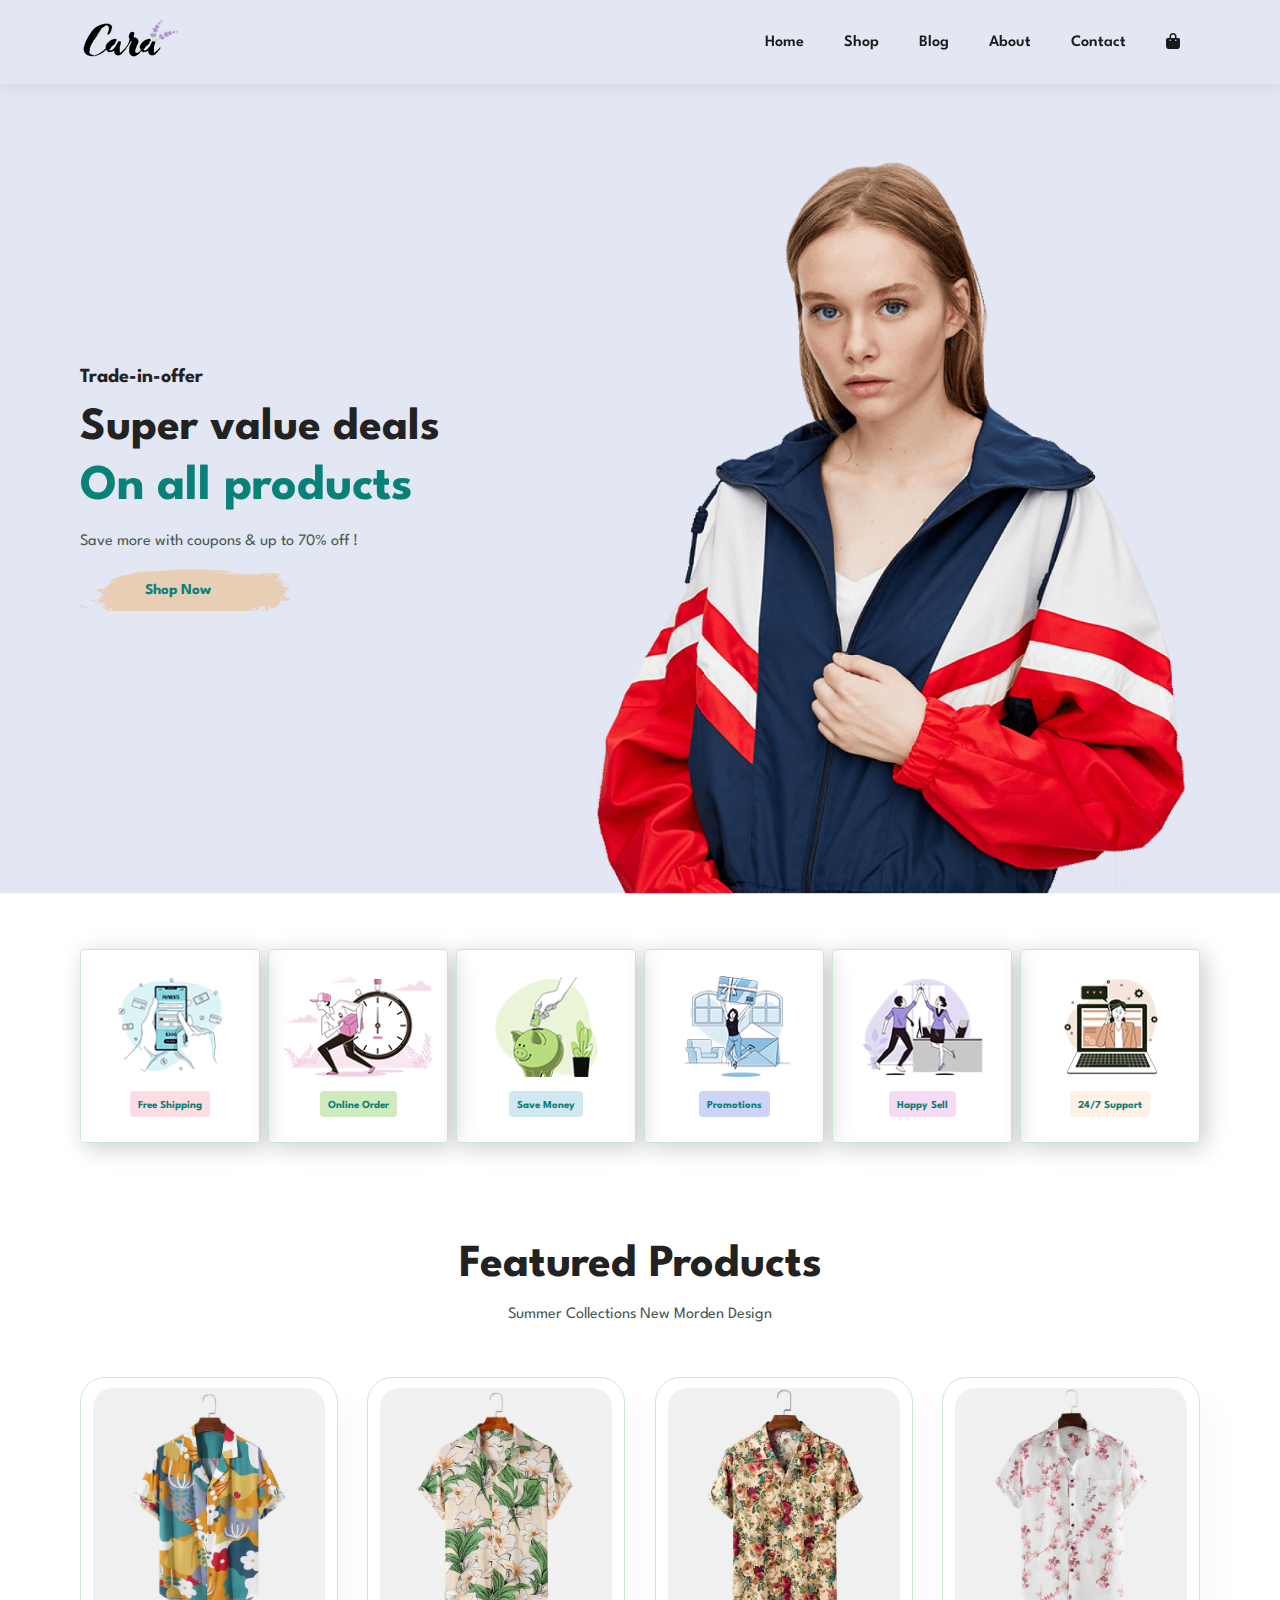
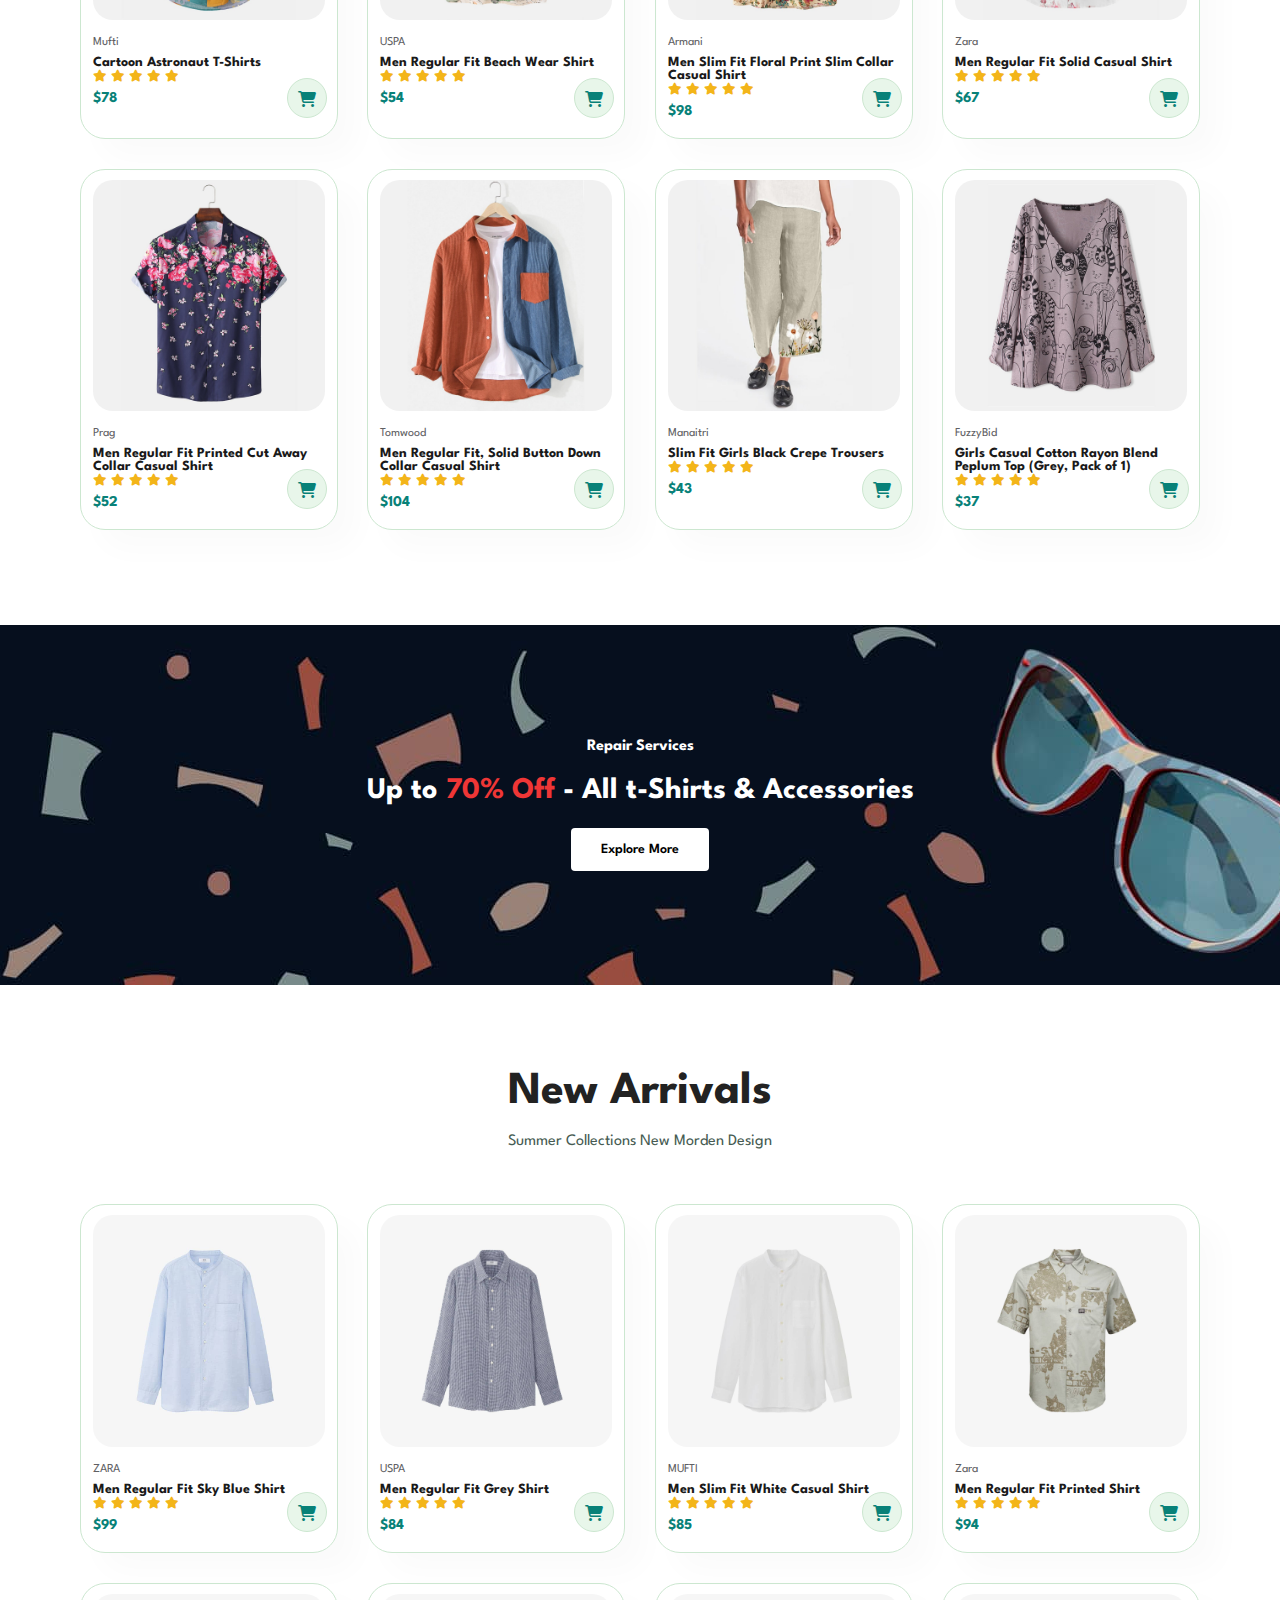
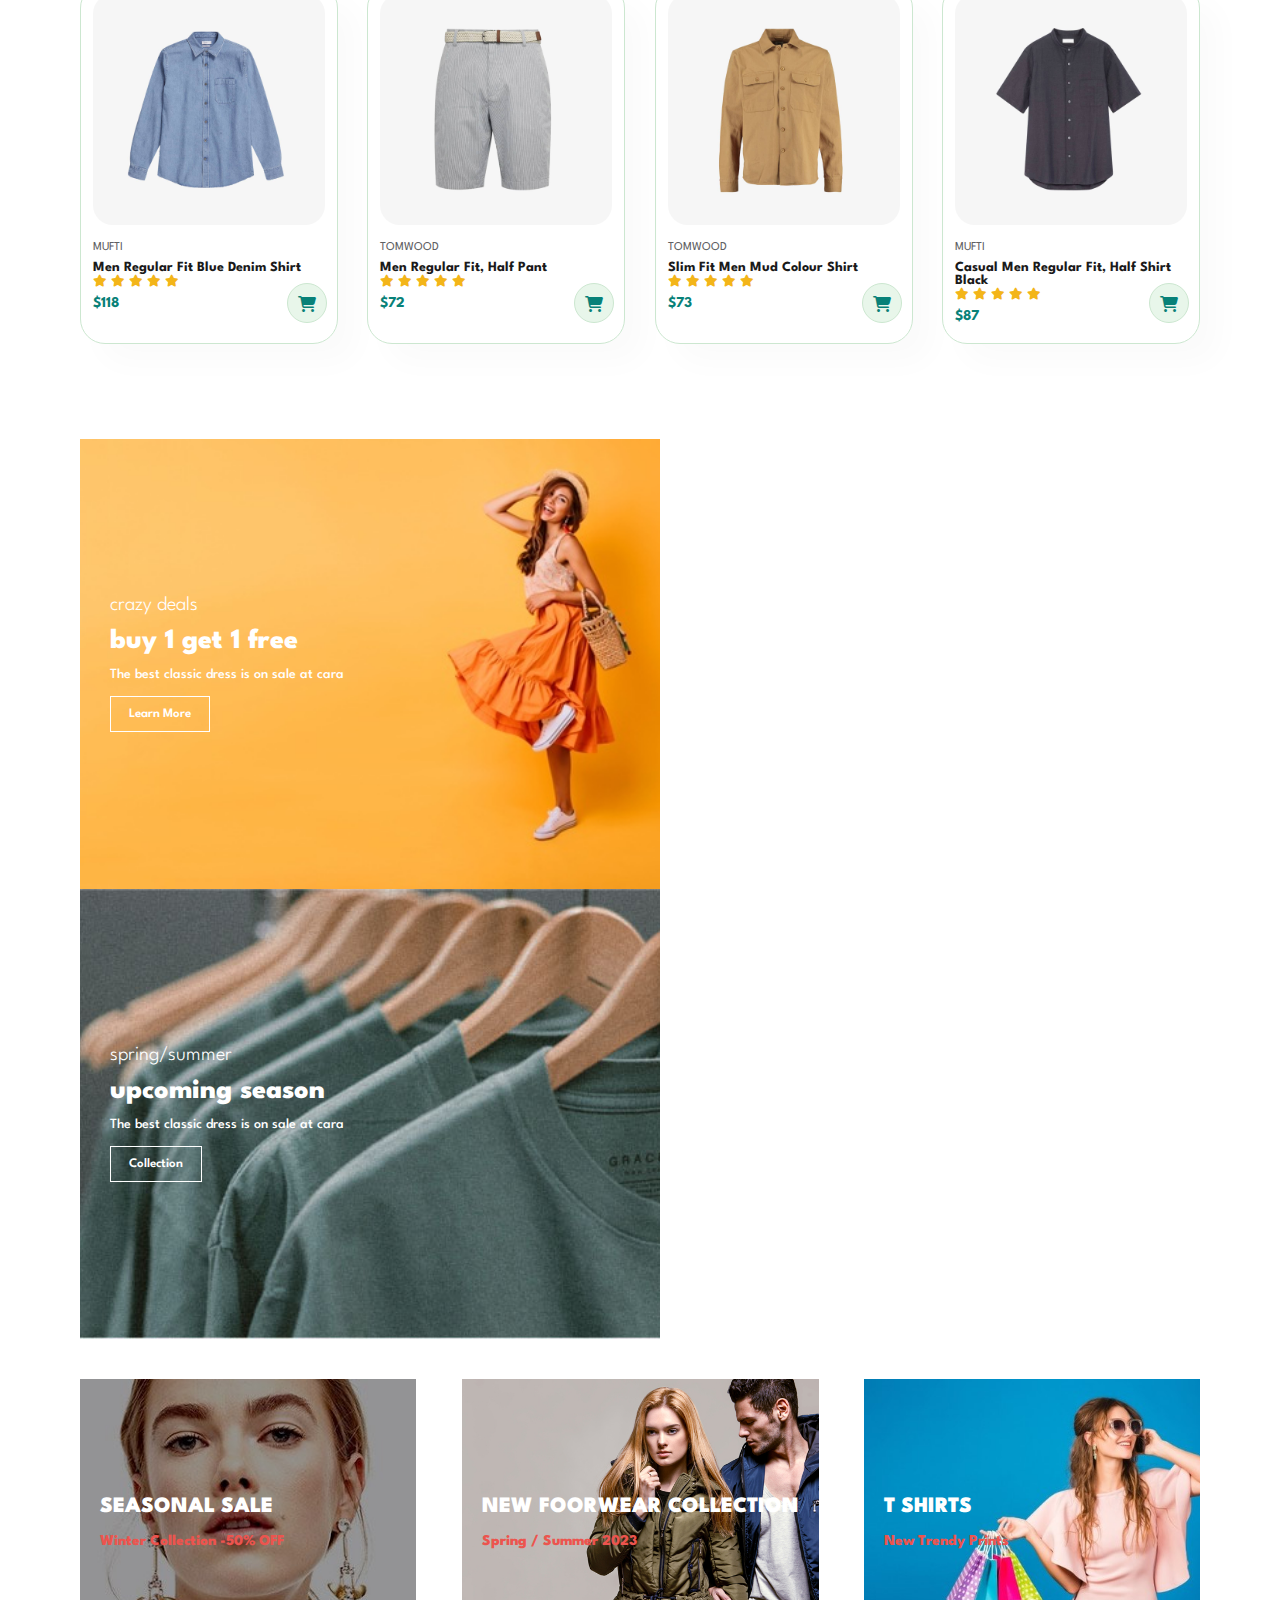
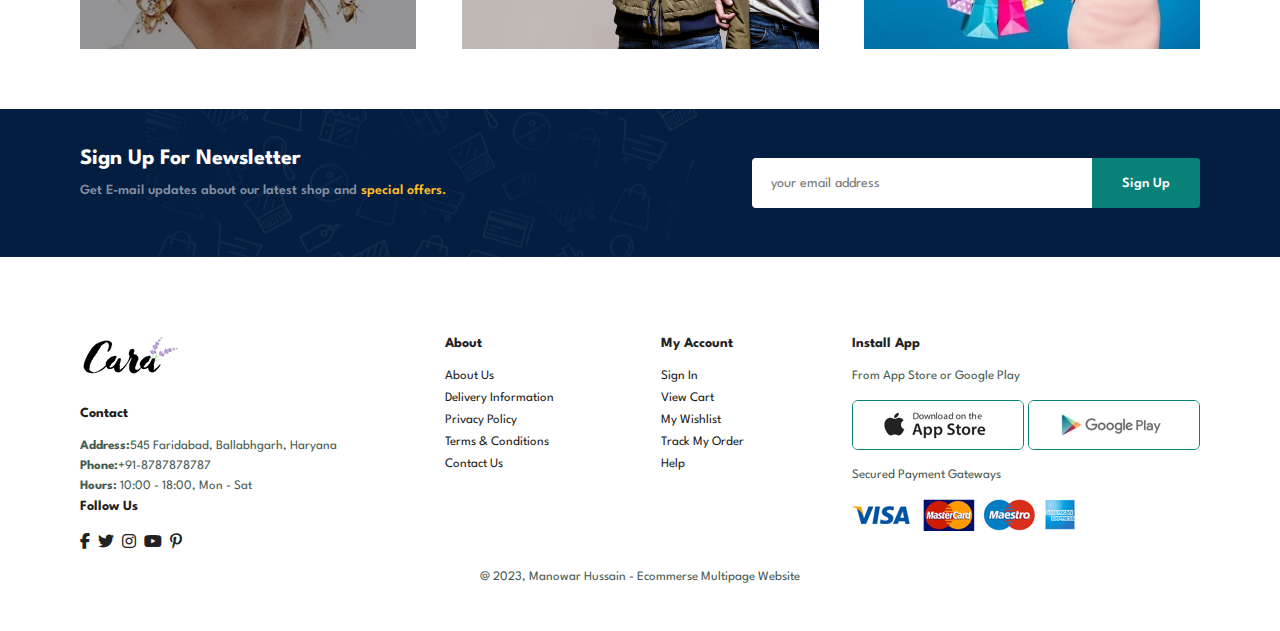
<file: index.html>
<!DOCTYPE html>
<html lang="en">

<head>
    <meta charset="UTF-8">
    <meta http-equiv="X-UA-Compatible" content="IE=edge">
    <meta name="viewport" content="width=device-width, initial-scale=1.0">
    <title>Ecommerse Website</title>

    <!-- Font Awsome CDN -->
    <link rel="stylesheet" href="https://cdnjs.cloudflare.com/ajax/libs/font-awesome/6.1.2/css/all.min.css">

    <!-- CSSS STYLESHEET -->
    <link rel="stylesheet" href="styles.css">
</head>

<body>
    <!-- HEADER -->
    <section id="header">
        <a href="#"><img src="images/logo.png" class="logo" alt="logo"></a>

        <div>
            <ul id="navbar">
                <li><a class="active" href="index.html">Home</a></li>
                <li><a href="shop.html">Shop</a></li>
                <li><a href="blog.html">Blog</a></li>
                <li><a href="about.html">About</a></li>
                <li><a href="contact.html">Contact</a></li>
                <li id="lg-bag"><a href="cart.html"><i class="fa-solid fa-bag-shopping"></i></a></li>
                <a href="#" id="close"><i class="fa-solid fa-xmark"></i></a>
            </ul>
        </div>
        <div id="mobile">
            <a href="cart.html"><i class="fa-solid fa-bag-shopping"></i></a>
            <i id="bar" class="fas fa-outdent"></i>
        </div>
    </section>

    <!-- HERO -->
    <section id="hero">
        <h4>Trade-in-offer</h4>
        <h2>Super value deals</h2>
        <h1>On all products</h1>
        <p>Save more with coupons & up to 70% off ! </p>
        <button>Shop Now</button>
    </section>

    <!-- Features -->
    <section id="feature" class="section-p1">
        <div class="fe-box">
            <img src="images/features/f1.png" alt="features-img">
            <h6>Free Shipping</h6>
        </div>
        <div class="fe-box">
            <img src="images/features/f2.png" alt="features-img">
            <h6> Online Order</h6>
        </div>
        <div class="fe-box">
            <img src="images/features/f3.png" alt="features-img">
            <h6>Save Money</h6>
        </div>
        <div class="fe-box">
            <img src="images/features/f4.png" alt="features-img">
            <h6>Promotions</h6>
        </div>
        <div class="fe-box">
            <img src="images/features/f5.png" alt="features-img">
            <h6>Happy Sell</h6>
        </div>
        <div class="fe-box">
            <img src="images/features/f6.png" alt="features-img">
            <h6>24/7 Support</h6>
        </div>
    </section>

    <!-- Product-->
    <section id="product1" class="section-p1">
        <h2>Featured Products</h2>
        <p>Summer Collections New Morden Design</p>
        <div class="pro-container">
            <div class="pro">
                <img src="images/products/f1.jpg" alt="product-img">
                <div class="des">
                    <span>Mufti</span>
                    <h5>Cartoon Astronaut T-Shirts</h5>
                    <div class="star">
                        <i class="fas fa-star"></i>
                        <i class="fas fa-star"></i>
                        <i class="fas fa-star"></i>
                        <i class="fas fa-star"></i>
                        <i class="fas fa-star"></i>
                    </div>
                    <h4>$78</h4>
                </div>
                <a href="#"><i class="fa-solid fa-cart-shopping cart"></i></a>
            </div>
            <div class="pro">
                <img src="images/products/f2.jpg" alt="product-img">
                <div class="des">
                    <span>USPA</span>
                    <h5>Men Regular Fit Beach Wear Shirt</h5>
                    <div class="star">
                        <i class="fas fa-star"></i>
                        <i class="fas fa-star"></i>
                        <i class="fas fa-star"></i>
                        <i class="fas fa-star"></i>
                        <i class="fas fa-star"></i>
                    </div>
                    <h4>$54</h4>
                </div>
                <a href="#"><i class="fa-solid fa-cart-shopping cart"></i></a>
            </div>
            <div class="pro">
                <img src="images/products/f3.jpg" alt="product-img">
                <div class="des">
                    <span>Armani</span>
                    <h5>Men Slim Fit Floral Print Slim Collar Casual Shirt</h5>
                    <div class="star">
                        <i class="fas fa-star"></i>
                        <i class="fas fa-star"></i>
                        <i class="fas fa-star"></i>
                        <i class="fas fa-star"></i>
                        <i class="fas fa-star"></i>
                    </div>
                    <h4>$98</h4>
                </div>
                <a href="#"><i class="fa-solid fa-cart-shopping cart"></i></a>
            </div>
            <div class="pro">
                <img src="images/products/f4.jpg" alt="product-img">
                <div class="des">
                    <span>Zara</span>
                    <h5>Men Regular Fit Solid Casual Shirt</h5>
                    <div class="star">
                        <i class="fas fa-star"></i>
                        <i class="fas fa-star"></i>
                        <i class="fas fa-star"></i>
                        <i class="fas fa-star"></i>
                        <i class="fas fa-star"></i>
                    </div>
                    <h4>$67</h4>
                </div>
                <a href="#"><i class="fa-solid fa-cart-shopping cart"></i></a>
            </div>
            <div class="pro">
                <img src="images/products/f5.jpg" alt="product-img">
                <div class="des">
                    <span>Prag</span>
                    <h5>Men Regular Fit Printed Cut Away Collar Casual Shirt</h5>
                    <div class="star">
                        <i class="fas fa-star"></i>
                        <i class="fas fa-star"></i>
                        <i class="fas fa-star"></i>
                        <i class="fas fa-star"></i>
                        <i class="fas fa-star"></i>
                    </div>
                    <h4>$52</h4>
                </div>
                <a href="#"><i class="fa-solid fa-cart-shopping cart"></i></a>
            </div>
            <div class="pro">
                <img src="images/products/f6.jpg" alt="product-img">
                <div class="des">
                    <span>Tomwood</span>
                    <h5>Men Regular Fit, Solid Button Down Collar Casual Shirt</h5>
                    <div class="star">
                        <i class="fas fa-star"></i>
                        <i class="fas fa-star"></i>
                        <i class="fas fa-star"></i>
                        <i class="fas fa-star"></i>
                        <i class="fas fa-star"></i>
                    </div>
                    <h4>$104</h4>
                </div>
                <a href="#"><i class="fa-solid fa-cart-shopping cart"></i></a>
            </div>
            <div class="pro">
                <img src="images/products/f7.jpg" alt="product-img">
                <div class="des">
                    <span>Manaitri</span>
                    <h5>Slim Fit Girls Black Crepe Trousers</h5>
                    <div class="star">
                        <i class="fas fa-star"></i>
                        <i class="fas fa-star"></i>
                        <i class="fas fa-star"></i>
                        <i class="fas fa-star"></i>
                        <i class="fas fa-star"></i>
                    </div>
                    <h4>$43</h4>
                </div>
                <a href="#"><i class="fa-solid fa-cart-shopping cart"></i></a>
            </div>
            <div class="pro">
                <img src="images/products/f8.jpg" alt="product-img">
                <div class="des">
                    <span>FuzzyBid </span>
                    <h5>Girls Casual Cotton Rayon Blend Peplum Top (Grey, Pack of 1)</h5>
                    <div class="star">
                        <i class="fas fa-star"></i>
                        <i class="fas fa-star"></i>
                        <i class="fas fa-star"></i>
                        <i class="fas fa-star"></i>
                        <i class="fas fa-star"></i>
                    </div>
                    <h4>$37</h4>
                </div>
                <a href="#"><i class="fa-solid fa-cart-shopping cart"></i></a>
            </div>
        </div>
    </section>

    <!-- Banner -->
    <section id="banner" class="section-m1">
        <h4>Repair Services</h4>
        <h2>Up to <span>70% Off</span> - All t-Shirts & Accessories</h2>
        <button class="normal">Explore More</button>
    </section>

    <!-- New Arrivals -->
    <section id="product1" class="section-p1">
        <h2> New Arrivals</h2>
        <p>Summer Collections New Morden Design</p>
        <div class="pro-container">
            <div class="pro">
                <img src="images/products/n1.jpg" alt="product-img">
                <div class="des">
                    <span>ZARA</span>
                    <h5>Men Regular Fit Sky Blue Shirt</h5>
                    <div class="star">
                        <i class="fas fa-star"></i>
                        <i class="fas fa-star"></i>
                        <i class="fas fa-star"></i>
                        <i class="fas fa-star"></i>
                        <i class="fas fa-star"></i>
                    </div>
                    <h4>$99</h4>
                </div>
                <a href="#"><i class="fa-solid fa-cart-shopping cart"></i></a>
            </div>
            <div class="pro">
                <img src="images/products/n2.jpg" alt="product-img">
                <div class="des">
                    <span>USPA</span>
                    <h5>Men Regular Fit Grey Shirt</h5>
                    <div class="star">
                        <i class="fas fa-star"></i>
                        <i class="fas fa-star"></i>
                        <i class="fas fa-star"></i>
                        <i class="fas fa-star"></i>
                        <i class="fas fa-star"></i>
                    </div>
                    <h4>$84</h4>
                </div>
                <a href="#"><i class="fa-solid fa-cart-shopping cart"></i></a>
            </div>
            <div class="pro">
                <img src="images/products/n3.jpg" alt="product-img">
                <div class="des">
                    <span>MUFTI</span>
                    <h5>Men Slim Fit White Casual Shirt</h5>
                    <div class="star">
                        <i class="fas fa-star"></i>
                        <i class="fas fa-star"></i>
                        <i class="fas fa-star"></i>
                        <i class="fas fa-star"></i>
                        <i class="fas fa-star"></i>
                    </div>
                    <h4>$85</h4>
                </div>
                <a href="#"><i class="fa-solid fa-cart-shopping cart"></i></a>
            </div>
            <div class="pro">
                <img src="images/products/n4.jpg" alt="product-img">
                <div class="des">
                    <span>Zara</span>
                    <h5>Men Regular Fit Printed Shirt</h5>
                    <div class="star">
                        <i class="fas fa-star"></i>
                        <i class="fas fa-star"></i>
                        <i class="fas fa-star"></i>
                        <i class="fas fa-star"></i>
                        <i class="fas fa-star"></i>
                    </div>
                    <h4>$94</h4>
                </div>
                <a href="#"><i class="fa-solid fa-cart-shopping cart"></i></a>
            </div>
            <div class="pro">
                <img src="images/products/n5.jpg" alt="product-img">
                <div class="des">
                    <span>MUFTI</span>
                    <h5>Men Regular Fit Blue Denim Shirt</h5>
                    <div class="star">
                        <i class="fas fa-star"></i>
                        <i class="fas fa-star"></i>
                        <i class="fas fa-star"></i>
                        <i class="fas fa-star"></i>
                        <i class="fas fa-star"></i>
                    </div>
                    <h4>$118</h4>
                </div>
                <a href="#"><i class="fa-solid fa-cart-shopping cart"></i></a>
            </div>
            <div class="pro">
                <img src="images/products/n6.jpg" alt="product-img">
                <div class="des">
                    <span>TOMWOOD</span>
                    <h5>Men Regular Fit, Half Pant</h5>
                    <div class="star">
                        <i class="fas fa-star"></i>
                        <i class="fas fa-star"></i>
                        <i class="fas fa-star"></i>
                        <i class="fas fa-star"></i>
                        <i class="fas fa-star"></i>
                    </div>
                    <h4>$72</h4>
                </div>
                <a href="#"><i class="fa-solid fa-cart-shopping cart"></i></a>
            </div>
            <div class="pro">
                <img src="images/products/n7.jpg" alt="product-img">
                <div class="des">
                    <span>TOMWOOD</span>
                    <h5>Slim Fit Men Mud Colour Shirt</h5>
                    <div class="star">
                        <i class="fas fa-star"></i>
                        <i class="fas fa-star"></i>
                        <i class="fas fa-star"></i>
                        <i class="fas fa-star"></i>
                        <i class="fas fa-star"></i>
                    </div>
                    <h4>$73</h4>
                </div>
                <a href="#"><i class="fa-solid fa-cart-shopping cart"></i></a>
            </div>
            <div class="pro">
                <img src="images/products/n8.jpg" alt="product-img">
                <div class="des">
                    <span>MUFTI </span>
                    <h5>Casual Men Regular Fit, Half Shirt Black </h5>
                    <div class="star">
                        <i class="fas fa-star"></i>
                        <i class="fas fa-star"></i>
                        <i class="fas fa-star"></i>
                        <i class="fas fa-star"></i>
                        <i class="fas fa-star"></i>
                    </div>
                    <h4>$87</h4>
                </div>
                <a href="#"><i class="fa-solid fa-cart-shopping cart"></i></a>
            </div>
        </div>
    </section>

    <!-- BOX BANNER -->
    <section id="sm-banner" class="section-p1">
        <div class="banner-box">
            <h4>crazy deals</h4>
            <h2>buy 1 get 1 free</h2>
            <span>The best classic dress is on sale at cara</span>
            <button class="white">Learn More</button>
        </div>
        <div class="banner-box banner-box2">
            <h4>spring/summer</h4>
            <h2>upcoming season</h2>
            <span>The best classic dress is on sale at cara</span>
            <button class="white">Collection</button>
        </div>
    </section>

    <!-- BANNER 3 -->
    <section id="banner3">
        <div class="banner-box">
            <h2>SEASONAL SALE</h2>
            <h3>Winter Collection -50% OFF</h3>
        </div>
        <div class="banner-box banner-box2">
            <h2>NEW FOORWEAR COLLECTION</h2>
            <h3>Spring / Summer 2023</h3>
        </div>
        <div class="banner-box banner-box3">
            <h2>T SHIRTS</h2>
            <h3>New Trendy Prints</h3>
        </div>
    </section>

    <!-- NEWSLETTER & FORM -->
    <section id="newsletter" class="section-p1 section-m1">
        <div class="newstext">
            <h4>Sign Up For Newsletter</h4>
            <p>Get E-mail updates about our latest shop and <span>special offers.</span></p>
        </div>
        <div class="form">
            <input type="text" placeholder="your email address">
            <button class="normal">Sign Up</button>
        </div>
    </section>

    <!-- FOOTER -->
    <footer class="section-p1">
        <div class="col">
            <img class="logo" src="images/logo.png" alt="logo">
            <h4>Contact</h4>
            <p><strong>Address:</strong>545 Faridabad, Ballabhgarh, Haryana</p>
            <p><strong>Phone:</strong>+91-8787878787</p>
            <p><strong>Hours:</strong> 10:00 - 18:00, Mon - Sat</p>
            <div class="follow">
                <h4>Follow Us</h4>
                <div class="icon">
                    <i class="fab fa-facebook-f"></i>
                    <i class="fab fa-twitter"></i>
                    <i class="fab fa-instagram"></i>
                    <i class="fab fa-youtube"></i>
                    <i class="fab fa-pinterest-p"></i>
                </div>
            </div>
        </div>

        <div class="col">
            <h4>About</h4>
            <a href="#">About Us</a>
            <a href="#">Delivery Information</a>
            <a href="#">Privacy Policy</a>
            <a href="#">Terms & Conditions</a>
            <a href="#">Contact Us</a>
        </div>

        <div class="col">
            <h4>My Account</h4>
            <a href="#">Sign In</a>
            <a href="#">View Cart</a>
            <a href="#">My Wishlist</a>
            <a href="#">Track My Order</a>
            <a href="#">Help</a>
        </div>

        <div class="col  install">
            <h4>Install App</h4>
            <p>From App Store or Google Play</p>
            <div class="row">
                <img src="images/pay/app.jpg" alt="app-img">
                <img src="images/pay/play.jpg" alt="play-img">
            </div>
            <p>Secured Payment Gateways </p>
            <img src="images/pay/pay.png" alt="pay-img">
        </div>

        <div class="copyright">
            <p>@ 2023, Manowar Hussain - Ecommerse Multipage Website</p>
        </div>
    </footer>

    <script src="script.js"></script>
</body>

</html>
</file>
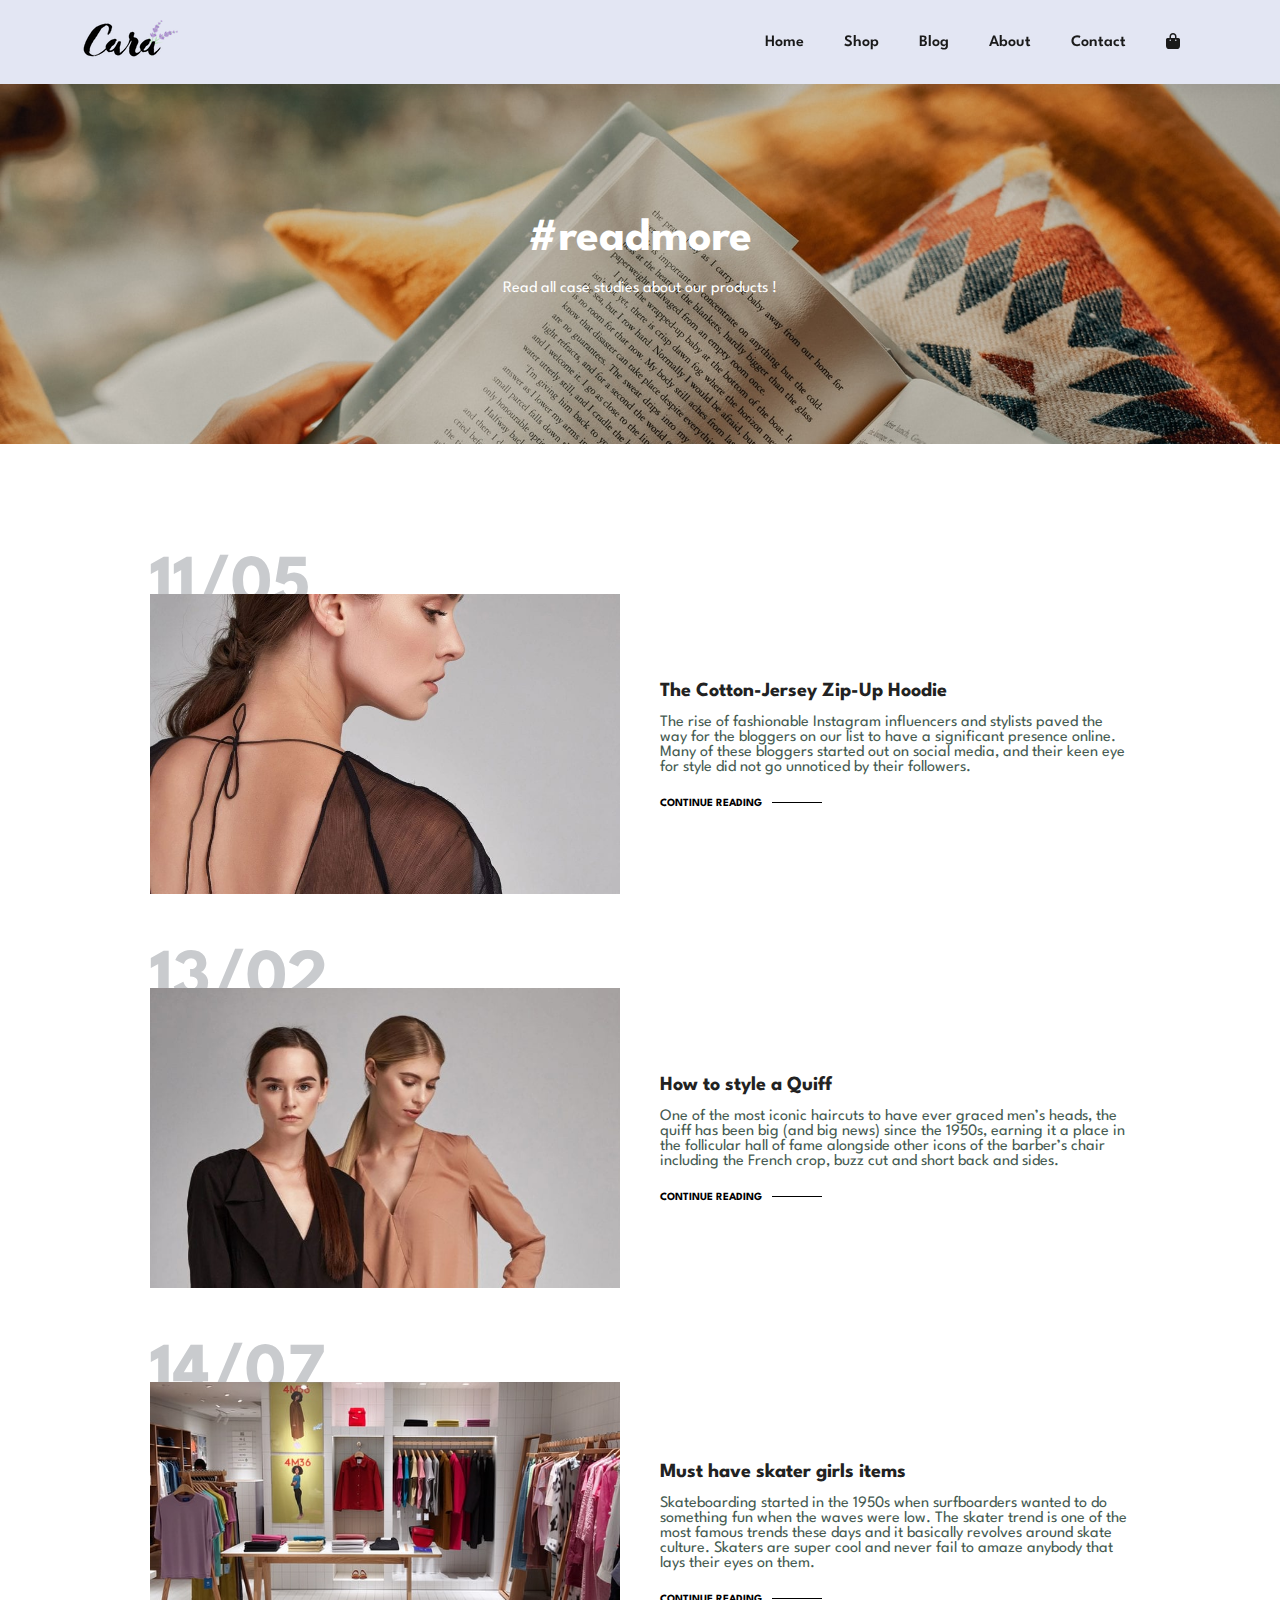
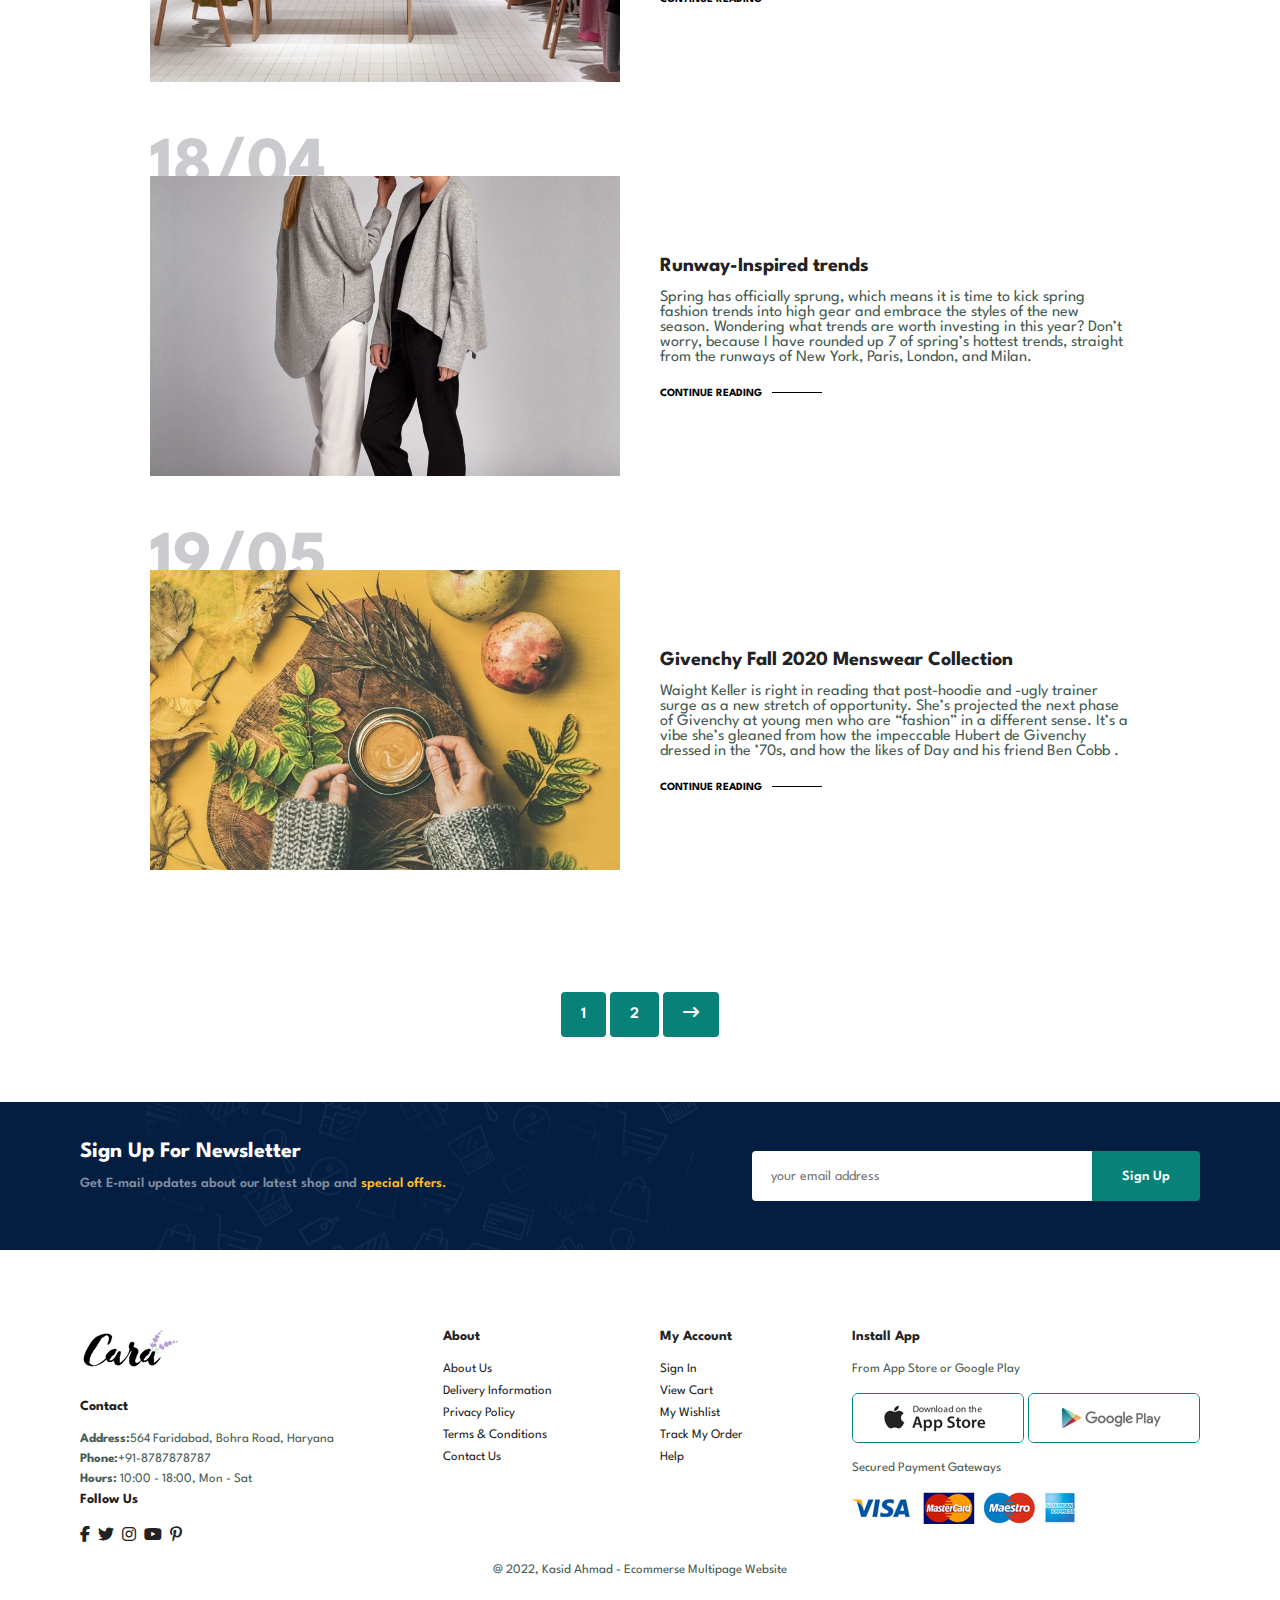
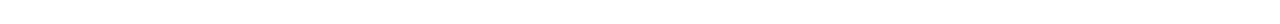
<file: blog.html>
<!DOCTYPE html>
<html lang="en">

<head>
    <meta charset="UTF-8">
    <meta http-equiv="X-UA-Compatible" content="IE=edge">
    <meta name="viewport" content="width=device-width, initial-scale=1.0">
    <title>Ecommerse Website</title>

    <!-- Font Awsome CDN -->
    <link rel="stylesheet" href="https://cdnjs.cloudflare.com/ajax/libs/font-awesome/6.1.2/css/all.min.css">

    <!-- CSSS STYLESHEET -->
    <link rel="stylesheet" href="styles.css">
</head>

<body>
    <!-- HEADER -->
    <section id="header">
        <a href="#"><img src="images/logo.png" class="logo" alt="logo"></a>

        <div>
            <ul id="navbar">
                <li><a href="index.html">Home</a></li>
                <li><a class="active" href="shop.html">Shop</a></li>
                <li><a href="blog.html">Blog</a></li>
                <li><a href="about.html">About</a></li>
                <li><a href="contact.html">Contact</a></li>
                <li id="lg-bag"><a href="cart.html"><i class="fa-solid fa-bag-shopping"></i></a></li>
                <a href="#" id="close"><i class="fa-solid fa-xmark"></i></a>
            </ul>
        </div>
        <div id="mobile">
            <a href="cart.html"><i class="fa-solid fa-bag-shopping"></i></a>
            <i id="bar" class="fas fa-outdent"></i>
        </div>
    </section>

    <!-- page header -->
    <section id="page-header" class="blog-header">
        <h2>#readmore</h2>
        <p>Read all case studies about our products !</p>
    </section>

    <!-- blog -->
    <section id="blog">
        <div class="blog-box">
            <div class="blog-img">
                <img src="images/blog/b1.jpg" alt="">
            </div>
            <div class="blog-details">
                <h4>The Cotton-Jersey Zip-Up Hoodie</h4>
                <p>The rise of fashionable Instagram influencers and stylists paved the way for the bloggers on our list
                    to have a significant presence online. Many of these bloggers started out on social media, and their
                    keen eye for style did not go unnoticed by their followers.</p>
                <a href="#">CONTINUE READING</a>
            </div>
            <h1>11/05</h1>
        </div>
        <div class="blog-box">
            <div class="blog-img">
                <img src="images/blog/b2.jpg" alt="">
            </div>
            <div class="blog-details">
                <h4>How to style a Quiff</h4>
                <p>One of the most iconic haircuts to have ever graced men’s heads, the quiff has been big (and big
                    news) since the 1950s, earning it a place in the follicular hall of fame alongside other icons of
                    the barber’s chair including the French crop, buzz cut and short back and sides.</p>
                <a href="#">CONTINUE READING</a>
            </div>
            <h1>13/02</h1>
        </div>
        <div class="blog-box">
            <div class="blog-img">
                <img src="images/blog/b3.jpg" alt="">
            </div>
            <div class="blog-details">
                <h4>Must have skater girls items </h4>
                <p>Skateboarding started in the 1950s when surfboarders wanted to do something fun when the waves were
                    low. The skater trend is one of the most famous trends these days and it basically revolves around
                    skate culture. Skaters are super cool and never fail to amaze anybody that lays their eyes on them.
                </p>
                <a href="#">CONTINUE READING</a>
            </div>
            <h1>14/07</h1>
        </div>
        <div class="blog-box">
            <div class="blog-img">
                <img src="images/blog/b4.jpg" alt="">
            </div>
            <div class="blog-details">
                <h4>Runway-Inspired trends</h4>
                <p>Spring has officially sprung, which means it is time to kick spring fashion trends into high gear and
                    embrace the styles of the new season. Wondering what trends are worth investing in this year? Don’t
                    worry, because I have rounded up 7 of spring’s hottest trends, straight from the runways of New
                    York, Paris, London, and Milan.</p>
                <a href="#">CONTINUE READING</a>
            </div>
            <h1>18/04</h1>
        </div>
        <div class="blog-box">
            <div class="blog-img">
                <img src="images/blog/b6.jpg" alt="">
            </div>
            <div class="blog-details">
                <h4>Givenchy Fall 2020 Menswear Collection</h4>
                <p>Waight Keller is right in reading that post-hoodie and -ugly trainer surge as a new stretch of
                    opportunity. She’s projected the next phase of Givenchy at young men who are “fashion” in a
                    different sense. It’s a vibe she’s gleaned from how the impeccable Hubert de Givenchy dressed in the
                    ’70s, and how the likes of Day and his friend Ben Cobb .</p>
                <a href="#">CONTINUE READING</a>
            </div>
            <h1>19/05</h1>
        </div>

    </section>

    <!-- pagination -->
    <section id="pagination" class="section-p1">
        <a href="#">1</a>
        <a href="#">2</a>
        <a href="#"><i class="fa-solid fa-arrow-right-long"></i></a>

    </section>

    <!-- NEWSLETTER & FORM -->
    <section id="newsletter" class="section-p1 section-m1">
        <div class="newstext">
            <h4>Sign Up For Newsletter</h4>
            <p>Get E-mail updates about our latest shop and <span>special offers.</span></p>
        </div>
        <div class="form">
            <input type="text" placeholder="your email address">
            <button class="normal">Sign Up</button>
        </div>
    </section>

    <!-- FOOTER -->
    <footer class="section-p1">
        <div class="col">
            <img class="logo" src="images/logo.png" alt="logo">
            <h4>Contact</h4>
            <p><strong>Address:</strong>564 Faridabad, Bohra Road, Haryana</p>
            <p><strong>Phone:</strong>+91-8787878787</p>
            <p><strong>Hours:</strong> 10:00 - 18:00, Mon - Sat</p>
            <div class="follow">
                <h4>Follow Us</h4>
                <div class="icon">
                    <i class="fab fa-facebook-f"></i>
                    <i class="fab fa-twitter"></i>
                    <i class="fab fa-instagram"></i>
                    <i class="fab fa-youtube"></i>
                    <i class="fab fa-pinterest-p"></i>
                </div>
            </div>
        </div>

        <div class="col">
            <h4>About</h4>
            <a href="#">About Us</a>
            <a href="#">Delivery Information</a>
            <a href="#">Privacy Policy</a>
            <a href="#">Terms & Conditions</a>
            <a href="#">Contact Us</a>
        </div>

        <div class="col">
            <h4>My Account</h4>
            <a href="#">Sign In</a>
            <a href="#">View Cart</a>
            <a href="#">My Wishlist</a>
            <a href="#">Track My Order</a>
            <a href="#">Help</a>
        </div>

        <div class="col  install">
            <h4>Install App</h4>
            <p>From App Store or Google Play</p>
            <div class="row">
                <img src="images/pay/app.jpg" alt="app-img">
                <img src="images/pay/play.jpg" alt="play-img">
            </div>
            <p>Secured Payment Gateways </p>
            <img src="images/pay/pay.png" alt="pay-img">
        </div>

        <div class="copyright">
            <p>@ 2022, Kasid Ahmad - Ecommerse Multipage Website</p>
        </div>
    </footer>

    <script src="script.js"></script>
</body>

</html>
</file>
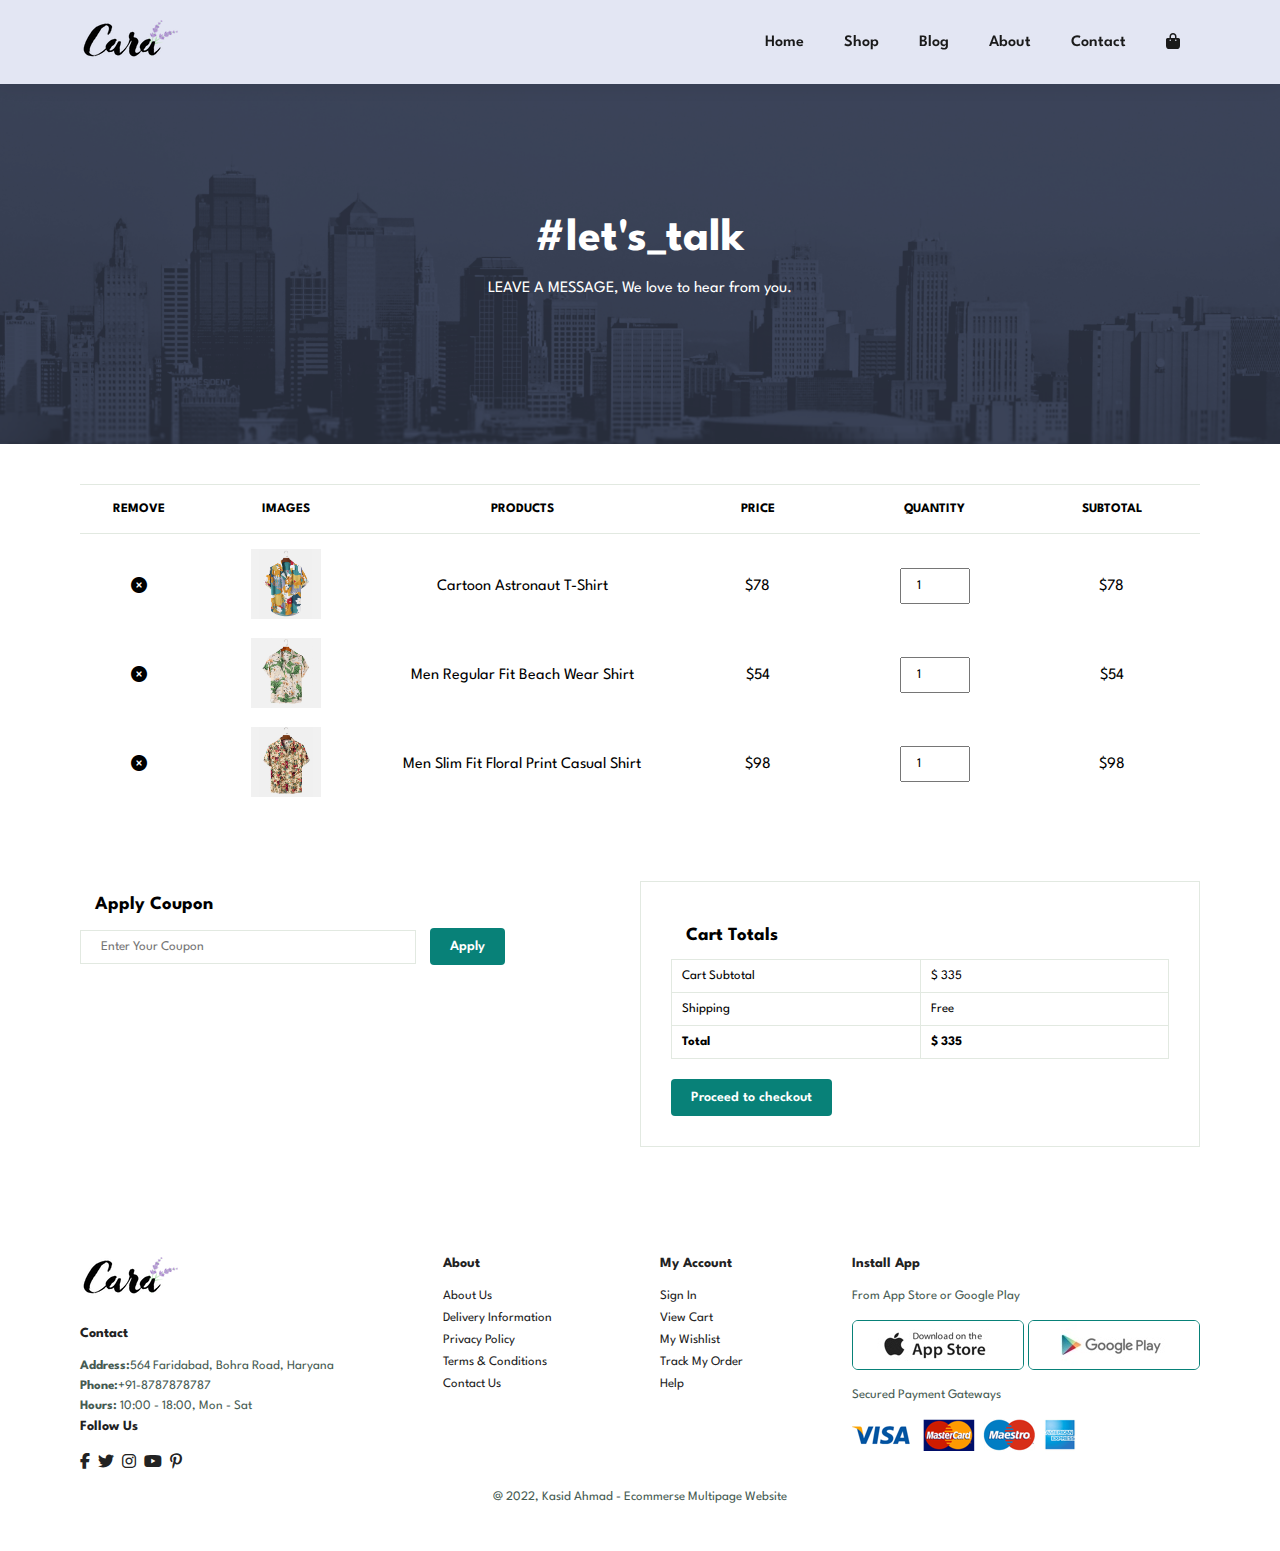
<file: cart.html>
<!DOCTYPE html>
<html lang="en">

<head>
    <meta charset="UTF-8">
    <meta http-equiv="X-UA-Compatible" content="IE=edge">
    <meta name="viewport" content="width=device-width, initial-scale=1.0">
    <title>Ecommerse Website</title>

    <!-- Font Awsome CDN -->
    <link rel="stylesheet" href="https://cdnjs.cloudflare.com/ajax/libs/font-awesome/6.1.2/css/all.min.css">

    <!-- CSSS STYLESHEET -->
    <link rel="stylesheet" href="styles.css">
</head>

<body>
    <!-- HEADER -->
    <section id="header">
        <a href="#"><img src="images/logo.png" class="logo" alt="logo"></a>

        <div>
            <ul id="navbar">
                <li><a href="index.html">Home</a></li>
                <li><a class="active" href="shop.html">Shop</a></li>
                <li><a href="blog.html">Blog</a></li>
                <li><a href="about.html">About</a></li>
                <li><a href="contact.html">Contact</a></li>
                <li id="lg-bag"><a href="cart.html"><i class="fa-solid fa-bag-shopping"></i></a></li>
                <a href="#" id="close"><i class="fa-solid fa-xmark"></i></a>
            </ul>
        </div>
        <div id="mobile">
            <a href="cart.html"><i class="fa-solid fa-bag-shopping"></i></a>
            <i id="bar" class="fas fa-outdent"></i>
        </div>
    </section>

    <!-- page header -->
    <section id="page-header" class="about-header">
        <h2>#let's_talk</h2>
        <p>LEAVE A MESSAGE, We love to hear from you.</p>
    </section>

    <!-- cart -->
    <section id="cart" class="section-p1">
        <table width="100%">
            <thead>
                <tr>
                    <td>Remove</td>
                    <td>Images</td>
                    <td>Products</td>
                    <td>Price</td>
                    <td>Quantity</td>
                    <td>Subtotal</td>
                </tr>
            </thead>

            <tbody>
                <tr>
                    <td><a href=""></a><i class="fa-solid fa-circle-xmark"></i></a></td>
                    <td><img src="images/products/f1.jpg" alt=""></td>
                    <td>Cartoon Astronaut T-Shirt</td>
                    <td>$78</td>
                    <td><input type="number" value="1"></td>
                    <td>$78</td>
                </tr>
                <tr>
                    <td><a href=""></a><i class="fa-solid fa-circle-xmark"></i></a></td>
                    <td><img src="images/products/f2.jpg" alt=""></td>
                    <td>Men Regular Fit Beach Wear Shirt</td>
                    <td>$54</td>
                    <td><input type="number" value="1"></td>
                    <td>$54</td>
                </tr>
                <tr>
                    <td><a href=""></a><i class="fa-solid fa-circle-xmark"></i></a></td>
                    <td><img src="images/products/f3.jpg" alt=""></td>
                    <td>Men Slim Fit Floral Print Casual Shirt</td>
                    <td>$98</td>
                    <td><input type="number" value="1"></td>
                    <td>$98</td>
                </tr>
            </tbody>
        </table>
    </section>

    <!-- CART ADD -->
    <section id="cart-add" class="section-p1">
      <div id="coupon">
        <h3>Apply Coupon</h3>
        <div>
            <input type="text" placeholder="Enter Your Coupon">
            <button class="normal">Apply</button>
        </div>
      </div>
     

      <div id="subtotal">
        <h3>Cart Totals</h3>
        <table>
            <tr>
                <td>Cart Subtotal</td>
                <td>$ 335</td>
            </tr>
            <tr>
                <td>Shipping</td>
                <td>Free</td>
            </tr>
            <tr>
                <td><strong>Total</strong></td>
                <td><strong>$ 335 </strong></td>
            </tr>
        </table>
        <button class="normal">Proceed to checkout</button>
      </div>
    </section>

    <!-- FOOTER -->
    <footer class="section-p1">
        <div class="col">
            <img class="logo" src="images/logo.png" alt="logo">
            <h4>Contact</h4>
            <p><strong>Address:</strong>564 Faridabad, Bohra Road, Haryana</p>
            <p><strong>Phone:</strong>+91-8787878787</p>
            <p><strong>Hours:</strong> 10:00 - 18:00, Mon - Sat</p>
            <div class="follow">
                <h4>Follow Us</h4>
                <div class="icon">
                    <i class="fab fa-facebook-f"></i>
                    <i class="fab fa-twitter"></i>
                    <i class="fab fa-instagram"></i>
                    <i class="fab fa-youtube"></i>
                    <i class="fab fa-pinterest-p"></i>
                </div>
            </div>
        </div>

        <div class="col">
            <h4>About</h4>
            <a href="#">About Us</a>
            <a href="#">Delivery Information</a>
            <a href="#">Privacy Policy</a>
            <a href="#">Terms & Conditions</a>
            <a href="#">Contact Us</a>
        </div>

        <div class="col">
            <h4>My Account</h4>
            <a href="#">Sign In</a>
            <a href="#">View Cart</a>
            <a href="#">My Wishlist</a>
            <a href="#">Track My Order</a>
            <a href="#">Help</a>
        </div>

        <div class="col  install">
            <h4>Install App</h4>
            <p>From App Store or Google Play</p>
            <div class="row">
                <img src="images/pay/app.jpg" alt="app-img">
                <img src="images/pay/play.jpg" alt="play-img">
            </div>
            <p>Secured Payment Gateways </p>
            <img src="images/pay/pay.png" alt="pay-img">
        </div>

        <div class="copyright">
            <p>@ 2022, Kasid Ahmad - Ecommerse Multipage Website</p>
        </div>
    </footer>

    <script src="script.js"></script>
</body>

</html>
</file>
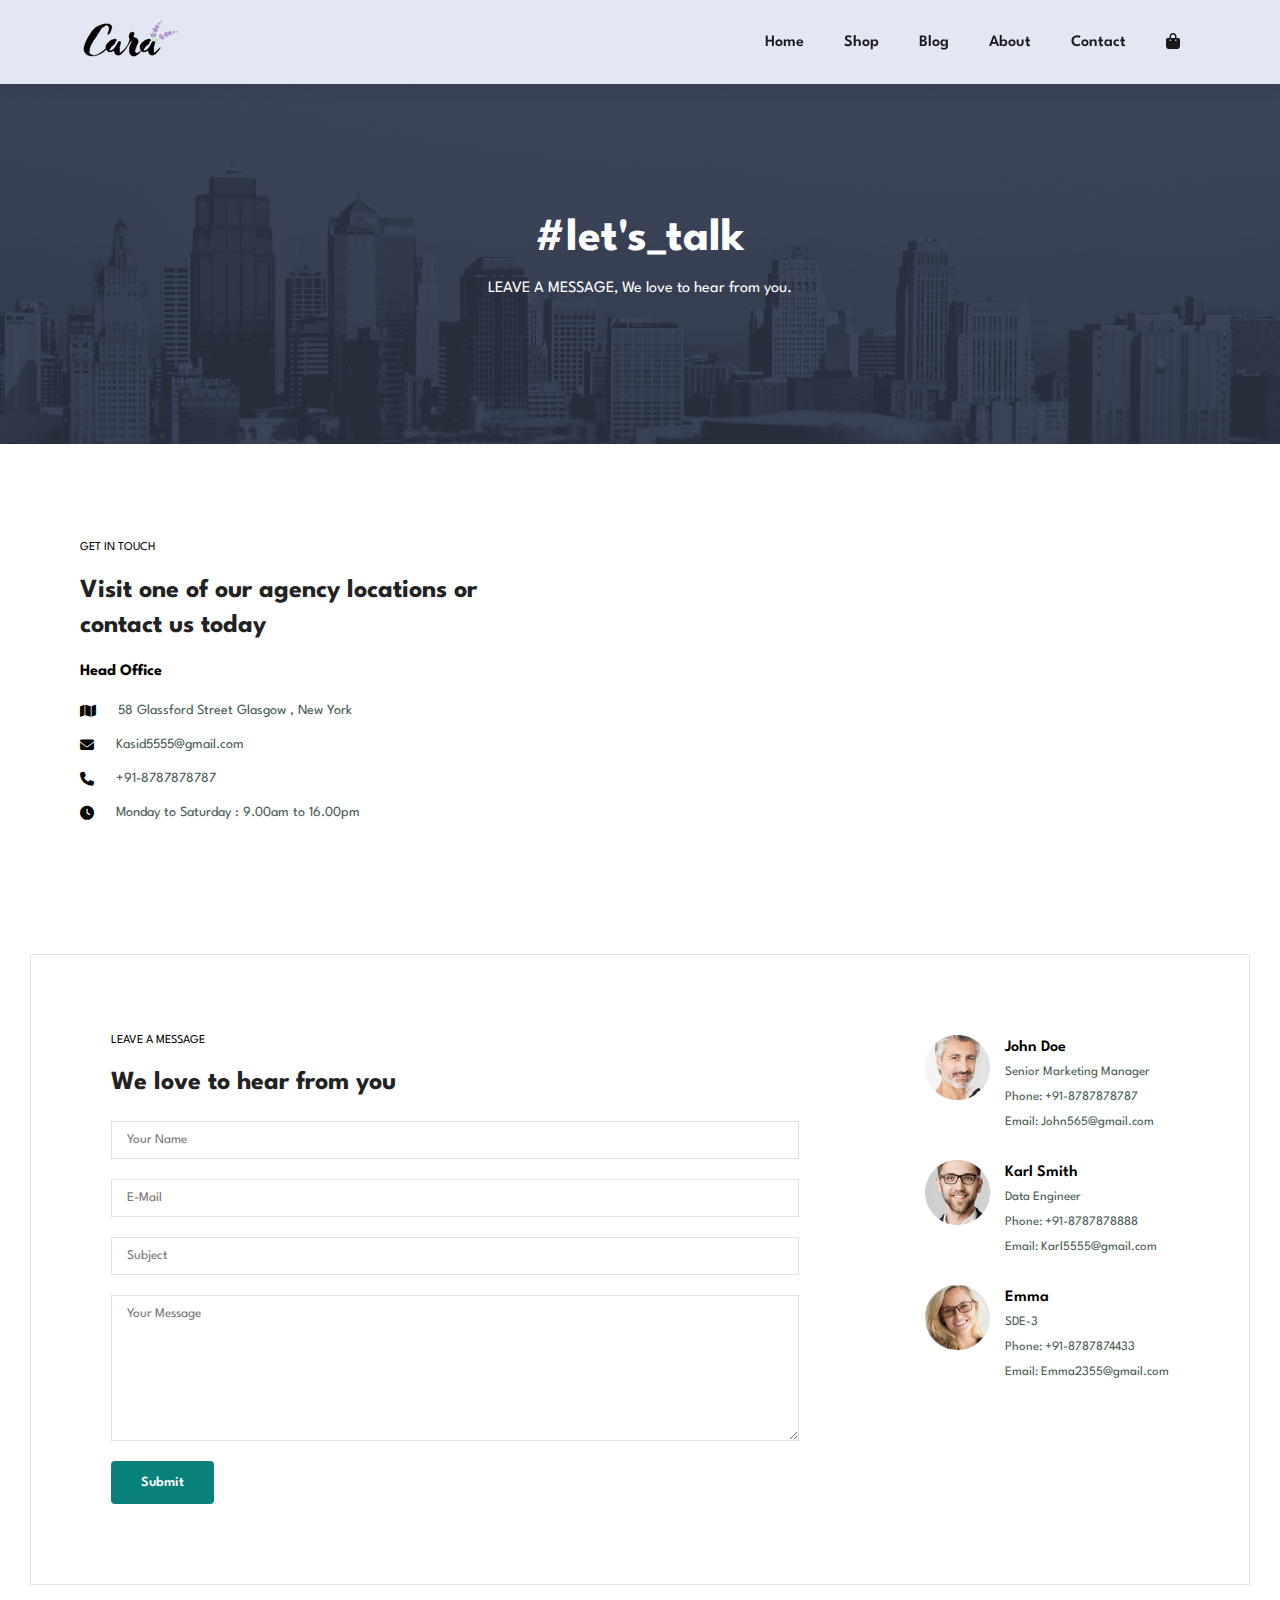
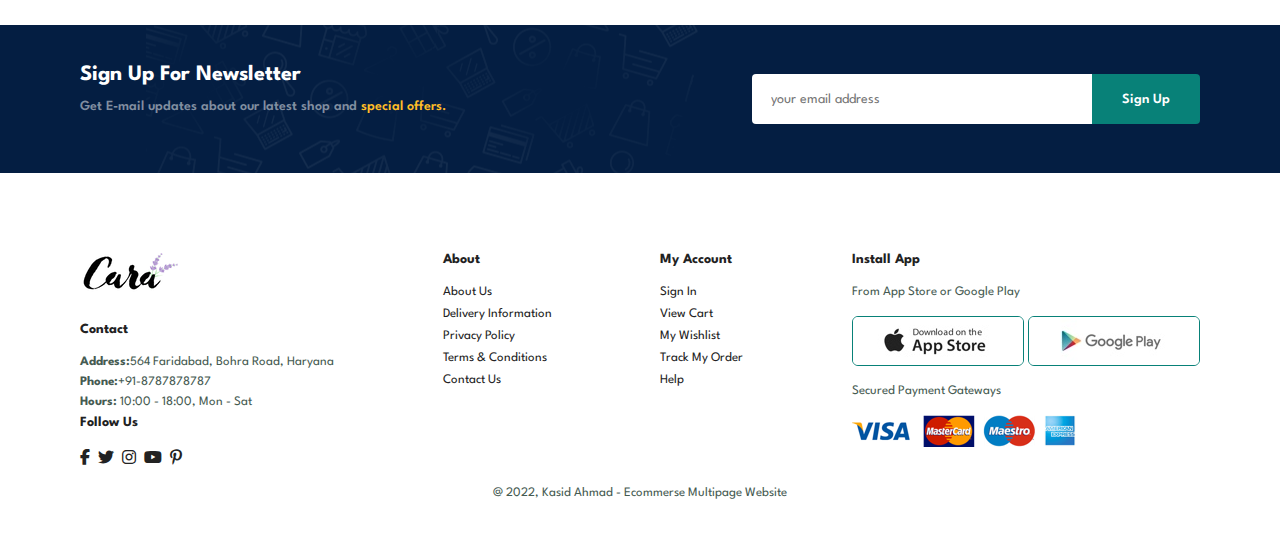
<file: contact.html>
<!DOCTYPE html>
<html lang="en">

<head>
    <meta charset="UTF-8">
    <meta http-equiv="X-UA-Compatible" content="IE=edge">
    <meta name="viewport" content="width=device-width, initial-scale=1.0">
    <title>Ecommerse Website</title>

    <!-- Font Awsome CDN -->
    <link rel="stylesheet" href="https://cdnjs.cloudflare.com/ajax/libs/font-awesome/6.1.2/css/all.min.css">

    <!-- CSSS STYLESHEET -->
    <link rel="stylesheet" href="styles.css">
</head>

<body>
    <!-- HEADER -->
    <section id="header">
        <a href="#"><img src="images/logo.png" class="logo" alt="logo"></a>

        <div>
            <ul id="navbar">
                <li><a href="index.html">Home</a></li>
                <li><a class="active" href="shop.html">Shop</a></li>
                <li><a href="blog.html">Blog</a></li>
                <li><a href="about.html">About</a></li>
                <li><a href="contact.html">Contact</a></li>
                <li id="lg-bag"><a href="cart.html"><i class="fa-solid fa-bag-shopping"></i></a></li>
                <a href="#" id="close"><i class="fa-solid fa-xmark"></i></a>
            </ul>
        </div>
        <div id="mobile">
            <a href="cart.html"><i class="fa-solid fa-bag-shopping"></i></a>
            <i id="bar" class="fas fa-outdent"></i>
        </div>
    </section>

    <!-- page header -->
    <section id="page-header" class="about-header">
        <h2>#let's_talk</h2>
        <p>LEAVE A MESSAGE, We love to hear from you.</p>
    </section>

    <!-- contact details -->
    <section id="contact-details" class="section-p1">
        <div class="details">
            <span>GET IN TOUCH</span>
            <h2>Visit one of our agency locations or contact us today</h2>
            <h3>Head Office</h3>
            <div>
                <li>
                    <i class="fa-solid fa-map"></i>
                    <p>58 Glassford Street Glasgow , New York</p>
                </li>
                <li>
                    <i class="fa-solid fa-envelope"></i>
                    <p>Kasid5555@gmail.com</p>
                </li>
                <li>
                    <i class="fa-solid fa-phone"></i>
                    <p>+91-8787878787</p>
                </li>
                <li>
                    <i class="fa-solid fa-clock"></i>
                    <p>Monday to Saturday : 9.00am to 16.00pm</p>
                </li>
            </div>
        </div>

        <div class="map">
            <iframe src="https://www.google.com/maps/embed?pb=!1m18!1m12!1m3!1d447986.853145337!2d76.80793089633595!3d28.692718881263545!2m3!1f0!2f0!3f0!3m2!1i1024!2i768!4f13.1!3m3!1m2!1s0x390d047309fff32f%3A0xfc5606ed1b5d46c3!2sDelhi!5e0!3m2!1sen!2sin!4v1660943634604!5m2!1sen!2sin" width="600" height="450" style="border:0;" allowfullscreen="" loading="lazy" referrerpolicy="no-referrer-when-downgrade"></iframe>
        </div>
    </section>

    <!-- form details -->
    <section id="form-details">
     <form action="">
        <span>LEAVE A MESSAGE</span>
        <h2>We love to hear from you</h2>
        <input type="text" placeholder="Your Name">
        <input type="text" placeholder="E-Mail">
        <input type="text" placeholder="Subject">
        <textarea name="" id="" cols="30" rows="10" placeholder="Your Message"></textarea>
        <button class="normal ">Submit</button>
     </form>

     <div class="people">
        <div>
            <img src="images/people/1.png" alt="">
            <p><span>John Doe</span> Senior Marketing Manager <br> Phone: +91-8787878787 <br> Email: John565@gmail.com</p>
        </div>
        <div>
            <img src="images/people/2.png" alt="">
            <p><span>Karl Smith</span> Data Engineer <br> Phone: +91-8787878888 <br> Email: Karl5555@gmail.com</p>
        </div>
        <div>
            <img src="images/people/3.png" alt="">
            <p><span>Emma </span>SDE-3 <br> Phone: +91-8787874433 <br> Email: Emma2355@gmail.com</p>
        </div>
     </div>
    </section>

    <!-- NEWSLETTER & FORM -->
    <section id="newsletter" class="section-p1 section-m1">
        <div class="newstext">
            <h4>Sign Up For Newsletter</h4>
            <p>Get E-mail updates about our latest shop and <span>special offers.</span></p>
        </div>
        <div class="form">
            <input type="text" placeholder="your email address">
            <button class="normal">Sign Up</button>
        </div>
    </section>

    <!-- FOOTER -->
    <footer class="section-p1">
        <div class="col">
            <img class="logo" src="images/logo.png" alt="logo">
            <h4>Contact</h4>
            <p><strong>Address:</strong>564 Faridabad, Bohra Road, Haryana</p>
            <p><strong>Phone:</strong>+91-8787878787</p>
            <p><strong>Hours:</strong> 10:00 - 18:00, Mon - Sat</p>
            <div class="follow">
                <h4>Follow Us</h4>
                <div class="icon">
                    <i class="fab fa-facebook-f"></i>
                    <i class="fab fa-twitter"></i>
                    <i class="fab fa-instagram"></i>
                    <i class="fab fa-youtube"></i>
                    <i class="fab fa-pinterest-p"></i>
                </div>
            </div>
        </div>

        <div class="col">
            <h4>About</h4>
            <a href="#">About Us</a>
            <a href="#">Delivery Information</a>
            <a href="#">Privacy Policy</a>
            <a href="#">Terms & Conditions</a>
            <a href="#">Contact Us</a>
        </div>

        <div class="col">
            <h4>My Account</h4>
            <a href="#">Sign In</a>
            <a href="#">View Cart</a>
            <a href="#">My Wishlist</a>
            <a href="#">Track My Order</a>
            <a href="#">Help</a>
        </div>

        <div class="col  install">
            <h4>Install App</h4>
            <p>From App Store or Google Play</p>
            <div class="row">
                <img src="images/pay/app.jpg" alt="app-img">
                <img src="images/pay/play.jpg" alt="play-img">
            </div>
            <p>Secured Payment Gateways </p>
            <img src="images/pay/pay.png" alt="pay-img">
        </div>

        <div class="copyright">
            <p>@ 2022, Kasid Ahmad - Ecommerse Multipage Website</p>
        </div>
    </footer>

    <script src="script.js"></script>
</body>

</html>
</file>
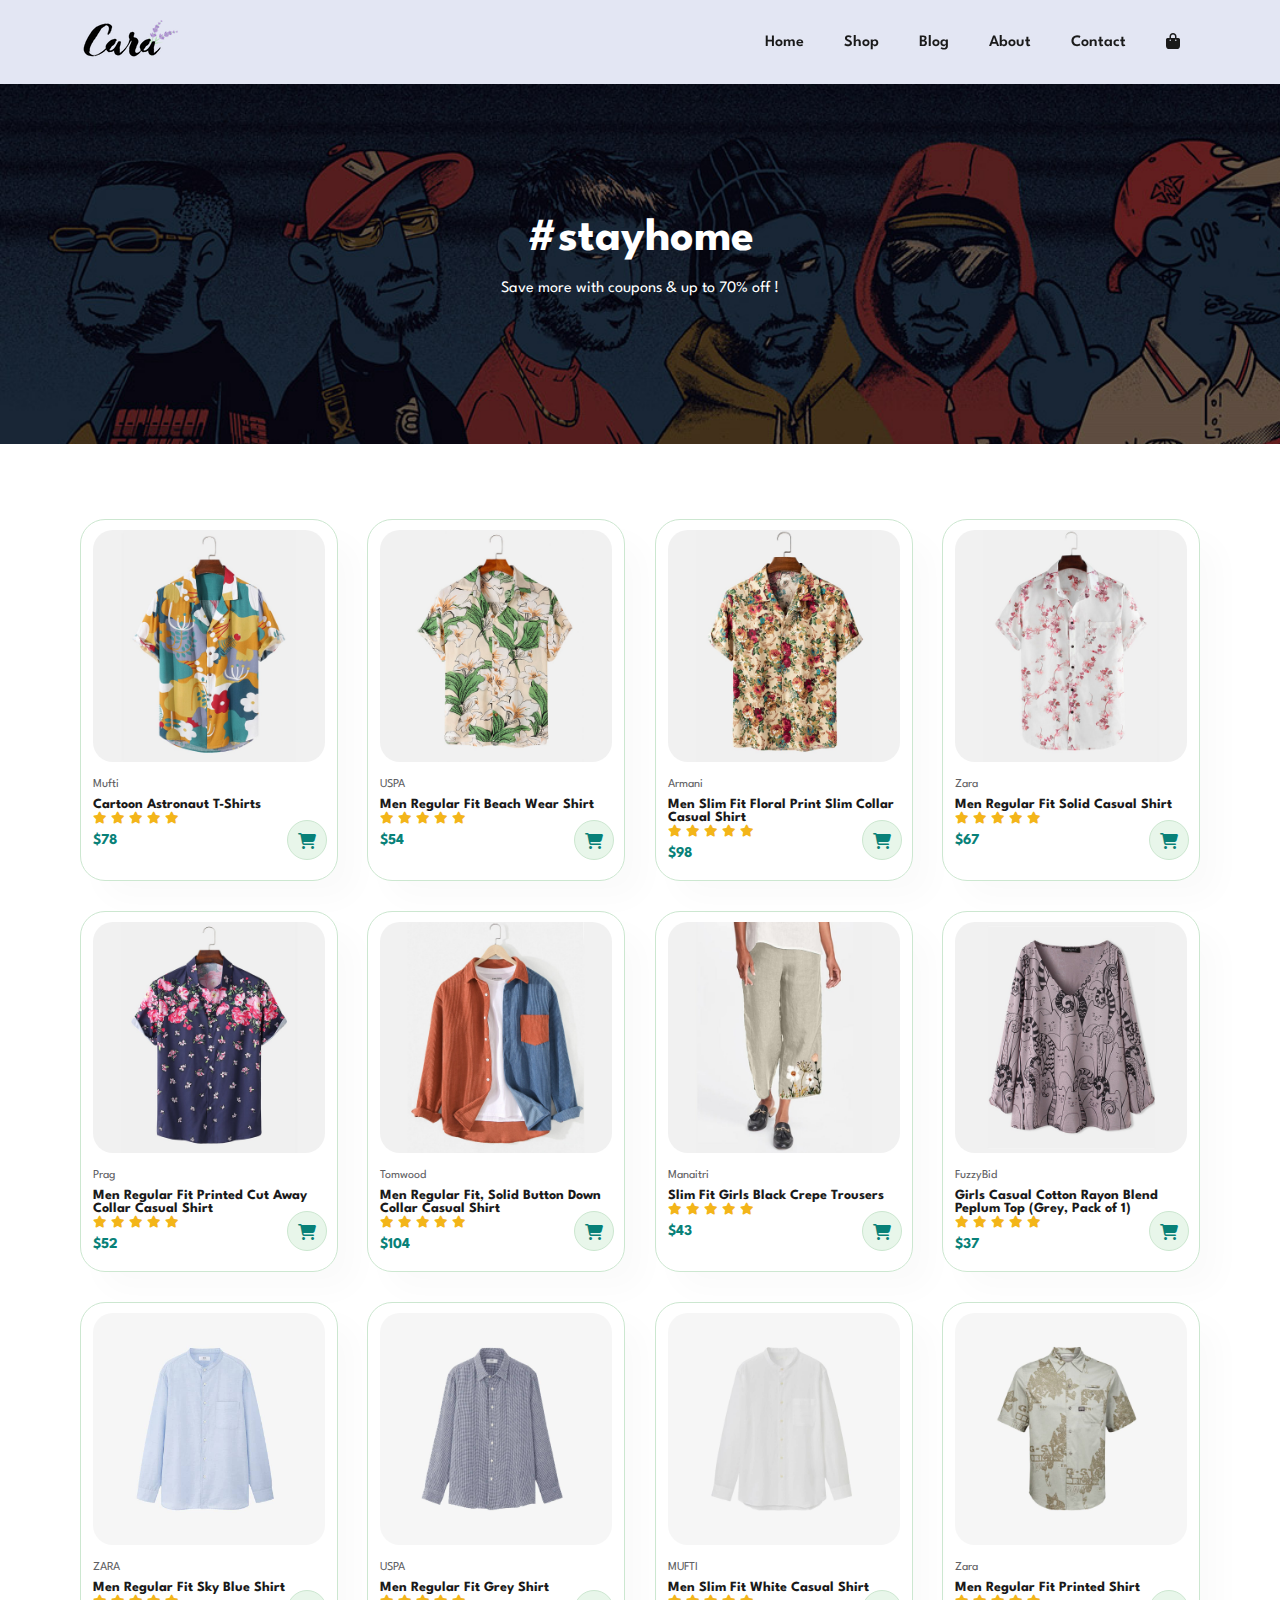
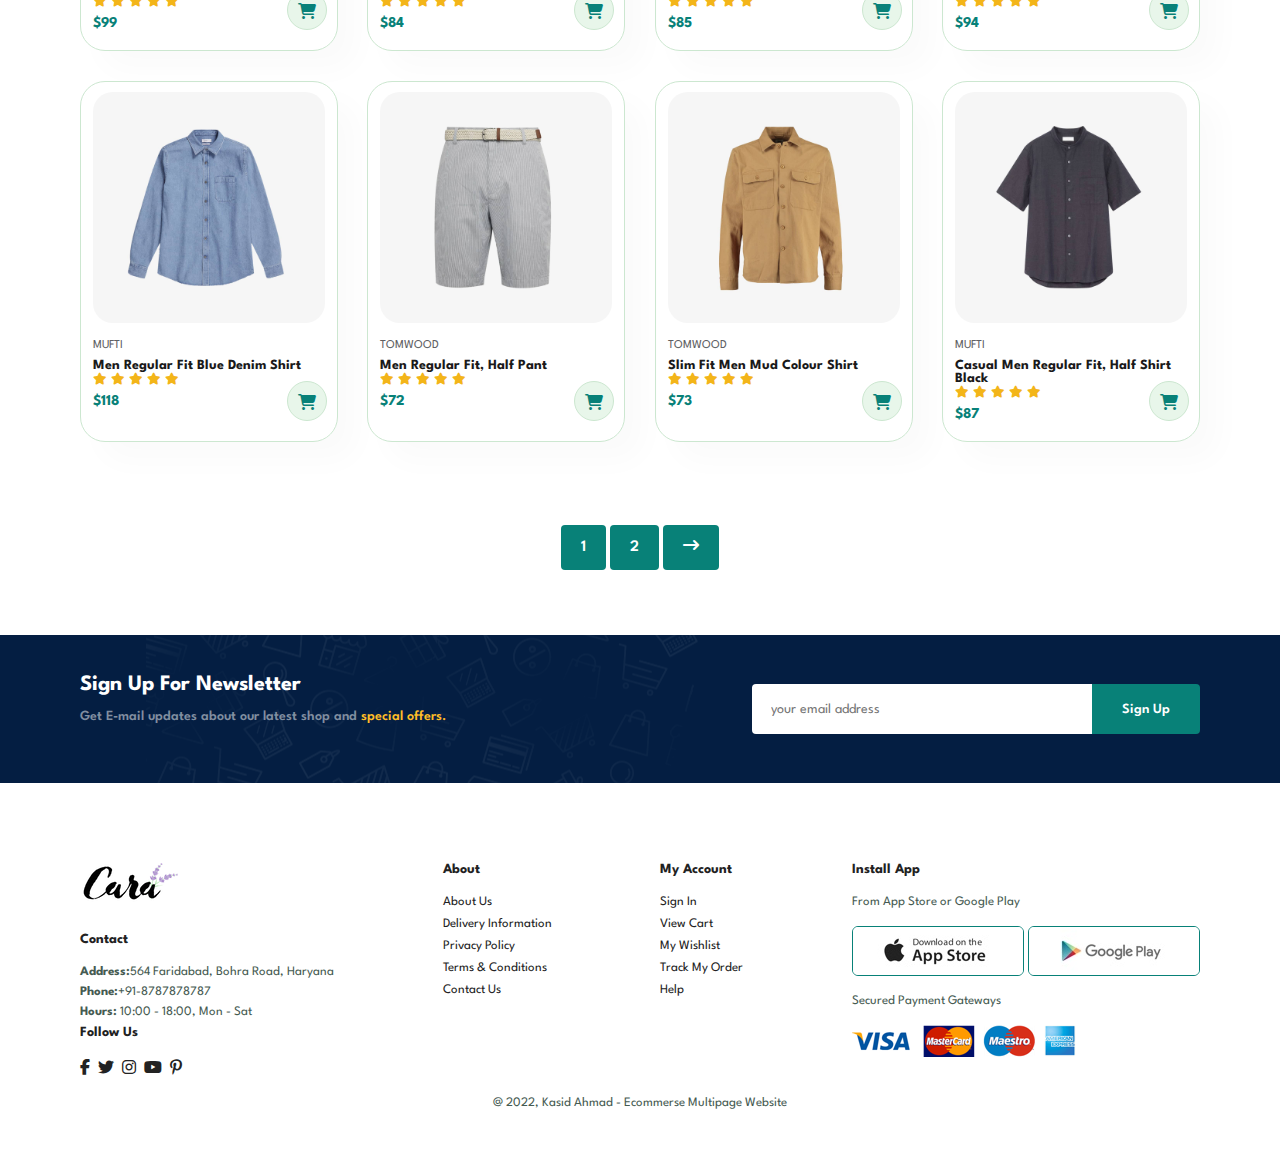
<file: shop.html>
<!DOCTYPE html>
<html lang="en">

<head>
    <meta charset="UTF-8">
    <meta http-equiv="X-UA-Compatible" content="IE=edge">
    <meta name="viewport" content="width=device-width, initial-scale=1.0">
    <title>Ecommerse Website</title>

    <!-- Font Awsome CDN -->
    <link rel="stylesheet" href="https://cdnjs.cloudflare.com/ajax/libs/font-awesome/6.1.2/css/all.min.css">

    <!-- CSSS STYLESHEET -->
    <link rel="stylesheet" href="styles.css">
</head>

<body>
    <!-- HEADER -->
    <section id="header">
        <a href="#"><img src="images/logo.png" class="logo" alt="logo"></a>

        <div>
            <ul id="navbar">
                <li><a href="index.html">Home</a></li>
                <li><a class="active"  href="shop.html">Shop</a></li>
                <li><a href="blog.html">Blog</a></li>
                <li><a href="about.html">About</a></li>
                <li><a href="contact.html">Contact</a></li>
                <li id="lg-bag"><a href="cart.html"><i class="fa-solid fa-bag-shopping"></i></a></li>
                <a href="#" id="close"><i class="fa-solid fa-xmark"></i></a>
            </ul>
        </div>
        <div id="mobile">
            <a href="cart.html"><i class="fa-solid fa-bag-shopping"></i></a>
            <i id="bar" class="fas fa-outdent"></i>
        </div>
    </section>

    <!-- page header -->
    <section id="page-header">
        <h2><div id="stayhome">#stayhome</div></h2>
        <p>Save more with coupons & up to 70% off ! </p>
    </section>

    <!-- Product-->
    <section id="product1" class="section-p1">
        <div class="pro-container">
            <div class="pro" onclick="window.location.href='sproduct.html';">
                <img src="images/products/f1.jpg" alt="product-img">
                <div class="des">
                    <span>Mufti</span>
                    <h5>Cartoon Astronaut T-Shirts</h5>
                    <div class="star">
                        <i class="fas fa-star"></i>
                        <i class="fas fa-star"></i>
                        <i class="fas fa-star"></i>
                        <i class="fas fa-star"></i>
                        <i class="fas fa-star"></i>
                    </div>
                    <h4>$78</h4>
                </div>
                <a href="#"><i class="fa-solid fa-cart-shopping cart"></i></a>
            </div>
            <div class="pro">
                <img src="images/products/f2.jpg" alt="product-img">
                <div class="des">
                    <span>USPA</span>
                    <h5>Men Regular Fit Beach Wear Shirt</h5>
                    <div class="star">
                        <i class="fas fa-star"></i>
                        <i class="fas fa-star"></i>
                        <i class="fas fa-star"></i>
                        <i class="fas fa-star"></i>
                        <i class="fas fa-star"></i>
                    </div>
                    <h4>$54</h4>
                </div>
                <a href="#"><i class="fa-solid fa-cart-shopping cart"></i></a>
            </div>
            <div class="pro">
                <img src="images/products/f3.jpg" alt="product-img">
                <div class="des">
                    <span>Armani</span>
                    <h5>Men Slim Fit Floral Print Slim Collar Casual Shirt</h5>
                    <div class="star">
                        <i class="fas fa-star"></i>
                        <i class="fas fa-star"></i>
                        <i class="fas fa-star"></i>
                        <i class="fas fa-star"></i>
                        <i class="fas fa-star"></i>
                    </div>
                    <h4>$98</h4>
                </div>
                <a href="#"><i class="fa-solid fa-cart-shopping cart"></i></a>
            </div>
            <div class="pro">
                <img src="images/products/f4.jpg" alt="product-img">
                <div class="des">
                    <span>Zara</span>
                    <h5>Men Regular Fit Solid Casual Shirt</h5>
                    <div class="star">
                        <i class="fas fa-star"></i>
                        <i class="fas fa-star"></i>
                        <i class="fas fa-star"></i>
                        <i class="fas fa-star"></i>
                        <i class="fas fa-star"></i>
                    </div>
                    <h4>$67</h4>
                </div>
                <a href="#"><i class="fa-solid fa-cart-shopping cart"></i></a>
            </div>
            <div class="pro">
                <img src="images/products/f5.jpg" alt="product-img">
                <div class="des">
                    <span>Prag</span>
                    <h5>Men Regular Fit Printed Cut Away Collar Casual Shirt</h5>
                    <div class="star">
                        <i class="fas fa-star"></i>
                        <i class="fas fa-star"></i>
                        <i class="fas fa-star"></i>
                        <i class="fas fa-star"></i>
                        <i class="fas fa-star"></i>
                    </div>
                    <h4>$52</h4>
                </div>
                <a href="#"><i class="fa-solid fa-cart-shopping cart"></i></a>
            </div>
            <div class="pro">
                <img src="images/products/f6.jpg" alt="product-img">
                <div class="des">
                    <span>Tomwood</span>
                    <h5>Men Regular Fit, Solid Button Down Collar Casual Shirt</h5>
                    <div class="star">
                        <i class="fas fa-star"></i>
                        <i class="fas fa-star"></i>
                        <i class="fas fa-star"></i>
                        <i class="fas fa-star"></i>
                        <i class="fas fa-star"></i>
                    </div>
                    <h4>$104</h4>
                </div>
                <a href="#"><i class="fa-solid fa-cart-shopping cart"></i></a>
            </div>
            <div class="pro">
                <img src="images/products/f7.jpg" alt="product-img">
                <div class="des">
                    <span>Manaitri</span>
                    <h5>Slim Fit Girls Black Crepe Trousers</h5>
                    <div class="star">
                        <i class="fas fa-star"></i>
                        <i class="fas fa-star"></i>
                        <i class="fas fa-star"></i>
                        <i class="fas fa-star"></i>
                        <i class="fas fa-star"></i>
                    </div>
                    <h4>$43</h4>
                </div>
                <a href="#"><i class="fa-solid fa-cart-shopping cart"></i></a>
            </div>
            <div class="pro">
                <img src="images/products/f8.jpg" alt="product-img">
                <div class="des">
                    <span>FuzzyBid </span>
                    <h5>Girls Casual Cotton Rayon Blend Peplum Top (Grey, Pack of 1)</h5>
                    <div class="star">
                        <i class="fas fa-star"></i>
                        <i class="fas fa-star"></i>
                        <i class="fas fa-star"></i>
                        <i class="fas fa-star"></i>
                        <i class="fas fa-star"></i>
                    </div>
                    <h4>$37</h4>
                </div>
                <a href="#"><i class="fa-solid fa-cart-shopping cart"></i></a>
            </div>

            <div class="pro">
                <img src="images/products/n1.jpg" alt="product-img">
                <div class="des">
                    <span>ZARA</span>
                    <h5>Men Regular Fit Sky Blue Shirt</h5>
                    <div class="star">
                        <i class="fas fa-star"></i>
                        <i class="fas fa-star"></i>
                        <i class="fas fa-star"></i>
                        <i class="fas fa-star"></i>
                        <i class="fas fa-star"></i>
                    </div>
                    <h4>$99</h4>
                </div>
                <a href="#"><i class="fa-solid fa-cart-shopping cart"></i></a>
            </div>
            <div class="pro">
                <img src="images/products/n2.jpg" alt="product-img">
                <div class="des">
                    <span>USPA</span>
                    <h5>Men Regular Fit Grey Shirt</h5>
                    <div class="star">
                        <i class="fas fa-star"></i>
                        <i class="fas fa-star"></i>
                        <i class="fas fa-star"></i>
                        <i class="fas fa-star"></i>
                        <i class="fas fa-star"></i>
                    </div>
                    <h4>$84</h4>
                </div>
                <a href="#"><i class="fa-solid fa-cart-shopping cart"></i></a>
            </div>
            <div class="pro">
                <img src="images/products/n3.jpg" alt="product-img">
                <div class="des">
                    <span>MUFTI</span>
                    <h5>Men Slim Fit White Casual Shirt</h5>
                    <div class="star">
                        <i class="fas fa-star"></i>
                        <i class="fas fa-star"></i>
                        <i class="fas fa-star"></i>
                        <i class="fas fa-star"></i>
                        <i class="fas fa-star"></i>
                    </div>
                    <h4>$85</h4>
                </div>
                <a href="#"><i class="fa-solid fa-cart-shopping cart"></i></a>
            </div>
            <div class="pro">
                <img src="images/products/n4.jpg" alt="product-img">
                <div class="des">
                    <span>Zara</span>
                    <h5>Men Regular Fit Printed Shirt</h5>
                    <div class="star">
                        <i class="fas fa-star"></i>
                        <i class="fas fa-star"></i>
                        <i class="fas fa-star"></i>
                        <i class="fas fa-star"></i>
                        <i class="fas fa-star"></i>
                    </div>
                    <h4>$94</h4>
                </div>
                <a href="#"><i class="fa-solid fa-cart-shopping cart"></i></a>
            </div>
            <div class="pro">
                <img src="images/products/n5.jpg" alt="product-img">
                <div class="des">
                    <span>MUFTI</span>
                    <h5>Men Regular Fit Blue Denim Shirt</h5>
                    <div class="star">
                        <i class="fas fa-star"></i>
                        <i class="fas fa-star"></i>
                        <i class="fas fa-star"></i>
                        <i class="fas fa-star"></i>
                        <i class="fas fa-star"></i>
                    </div>
                    <h4>$118</h4>
                </div>
                <a href="#"><i class="fa-solid fa-cart-shopping cart"></i></a>
            </div>
            <div class="pro">
                <img src="images/products/n6.jpg" alt="product-img">
                <div class="des">
                    <span>TOMWOOD</span>
                    <h5>Men Regular Fit, Half Pant</h5>
                    <div class="star">
                        <i class="fas fa-star"></i>
                        <i class="fas fa-star"></i>
                        <i class="fas fa-star"></i>
                        <i class="fas fa-star"></i>
                        <i class="fas fa-star"></i>
                    </div>
                    <h4>$72</h4>
                </div>
                <a href="#"><i class="fa-solid fa-cart-shopping cart"></i></a>
            </div>
            <div class="pro">
                <img src="images/products/n7.jpg" alt="product-img">
                <div class="des">
                    <span>TOMWOOD</span>
                    <h5>Slim Fit Men Mud Colour Shirt</h5>
                    <div class="star">
                        <i class="fas fa-star"></i>
                        <i class="fas fa-star"></i>
                        <i class="fas fa-star"></i>
                        <i class="fas fa-star"></i>
                        <i class="fas fa-star"></i>
                    </div>
                    <h4>$73</h4>
                </div>
                <a href="#"><i class="fa-solid fa-cart-shopping cart"></i></a>
            </div>
            <div class="pro">
                <img src="images/products/n8.jpg" alt="product-img">
                <div class="des">
                    <span>MUFTI </span>
                    <h5>Casual Men Regular Fit, Half Shirt Black </h5>
                    <div class="star">
                        <i class="fas fa-star"></i>
                        <i class="fas fa-star"></i>
                        <i class="fas fa-star"></i>
                        <i class="fas fa-star"></i>
                        <i class="fas fa-star"></i>
                    </div>
                    <h4>$87</h4>
                </div>
                <a href="#"><i class="fa-solid fa-cart-shopping cart"></i></a>
            </div>
        </div>
    </section>

    <!-- pagination -->
    <section id="pagination" class="section-p1">
        <a href="#">1</a>
        <a href="#">2</a>
        <a href="#"><i class="fa-solid fa-arrow-right-long"></i></a>

    </section>


    <!-- NEWSLETTER & FORM -->
    <section id="newsletter" class="section-p1 section-m1">
        <div class="newstext">
            <h4>Sign Up For Newsletter</h4>
            <p>Get E-mail updates about our latest shop and <span>special offers.</span></p>
        </div>
        <div class="form">
            <input type="text" placeholder="your email address">
            <button class="normal">Sign Up</button>
        </div>
    </section>

    <!-- FOOTER -->
    <footer class="section-p1">
        <div class="col">
            <img class="logo" src="images/logo.png" alt="logo">
            <h4>Contact</h4>
            <p><strong>Address:</strong>564 Faridabad, Bohra Road, Haryana</p>
            <p><strong>Phone:</strong>+91-8787878787</p>
            <p><strong>Hours:</strong> 10:00 - 18:00, Mon - Sat</p>
            <div class="follow">
                <h4>Follow Us</h4>
                <div class="icon">
                    <i class="fab fa-facebook-f"></i>
                    <i class="fab fa-twitter"></i>
                    <i class="fab fa-instagram"></i>
                    <i class="fab fa-youtube"></i>
                    <i class="fab fa-pinterest-p"></i>
                </div>
            </div>
        </div>

        <div class="col">
            <h4>About</h4>
            <a href="#">About Us</a>
            <a href="#">Delivery Information</a>
            <a href="#">Privacy Policy</a>
            <a href="#">Terms & Conditions</a>
            <a href="#">Contact Us</a>
        </div>

        <div class="col">
            <h4>My Account</h4>
            <a href="#">Sign In</a>
            <a href="#">View Cart</a>
            <a href="#">My Wishlist</a>
            <a href="#">Track My Order</a>
            <a href="#">Help</a>
        </div>

        <div class="col  install">
            <h4>Install App</h4>
            <p>From App Store or Google Play</p>
            <div class="row">
                <img src="images/pay/app.jpg" alt="app-img">
                <img src="images/pay/play.jpg" alt="play-img">
            </div>
            <p>Secured Payment Gateways </p>
            <img src="images/pay/pay.png" alt="pay-img">
        </div>

        <div class="copyright">
            <p>@ 2022, Kasid Ahmad - Ecommerse Multipage Website</p>
        </div>
    </footer>

    <script src="script.js"></script>
</body>

</html>
</file>
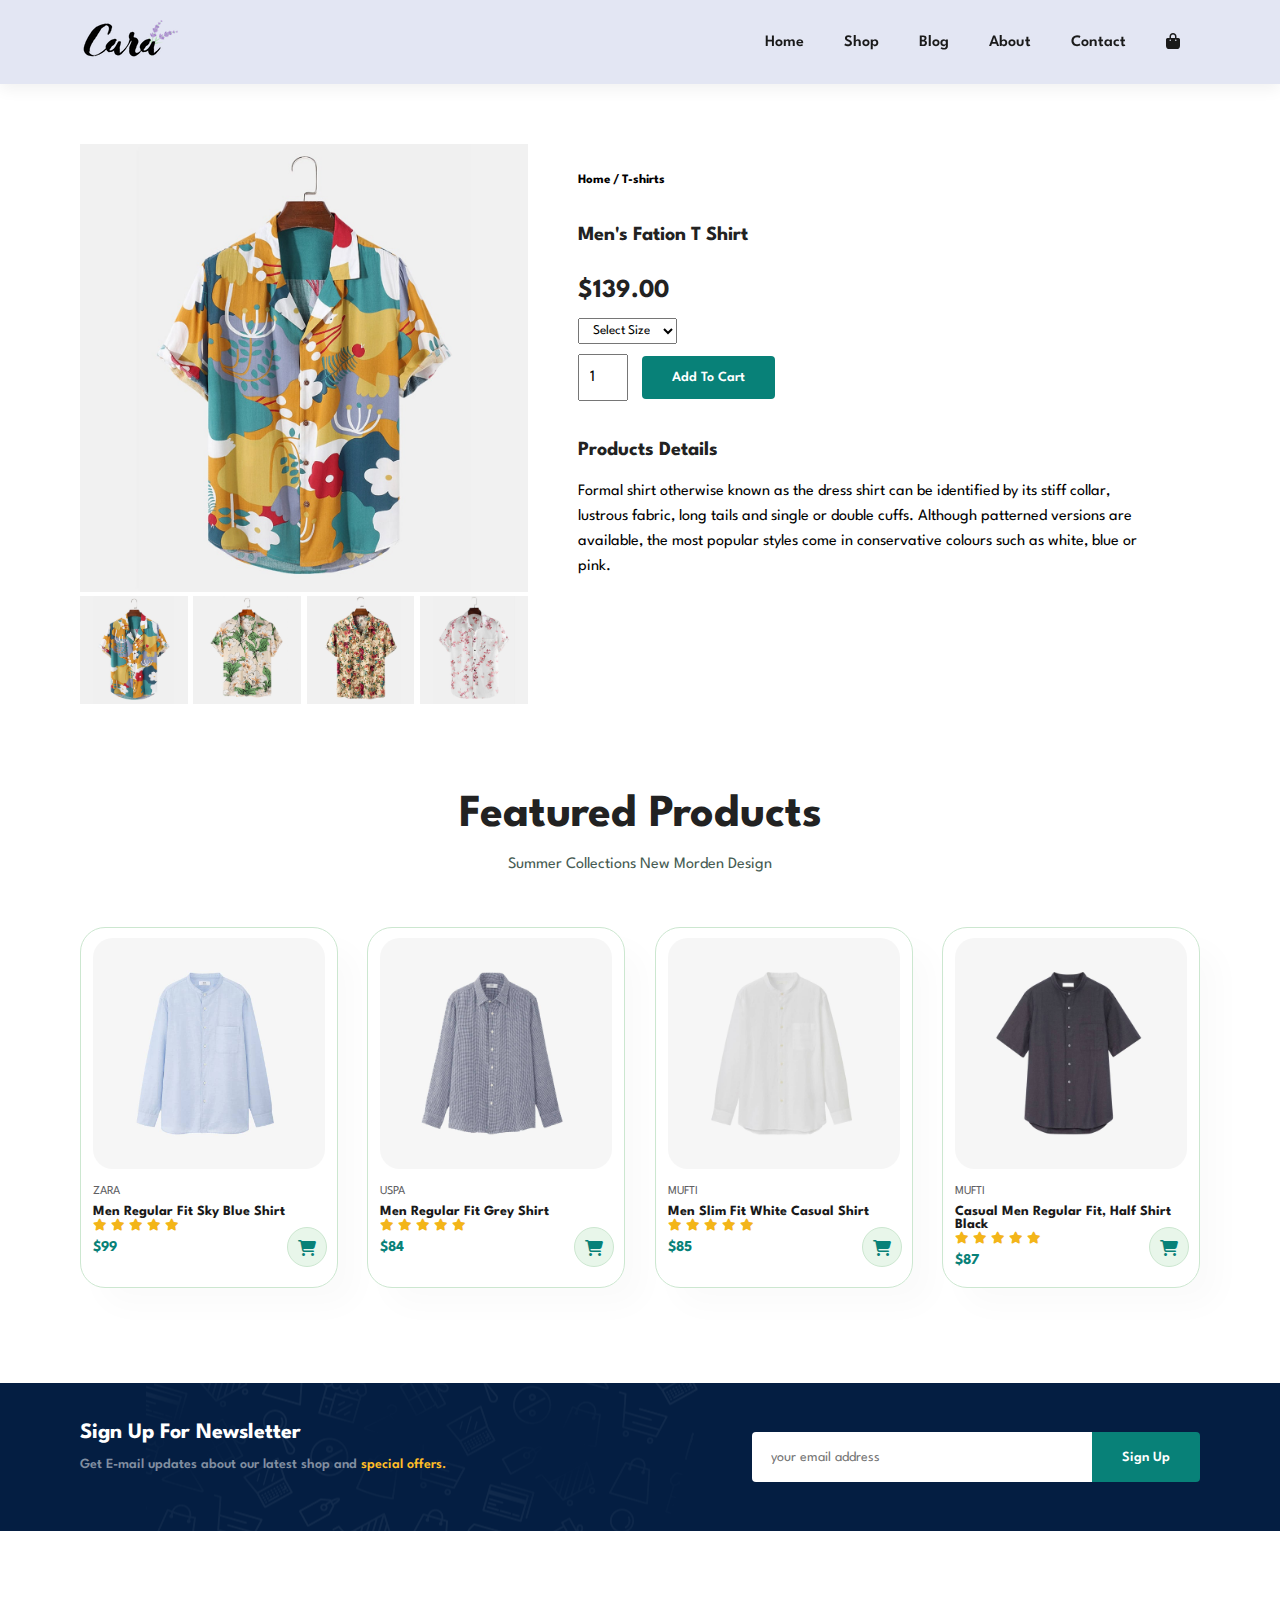
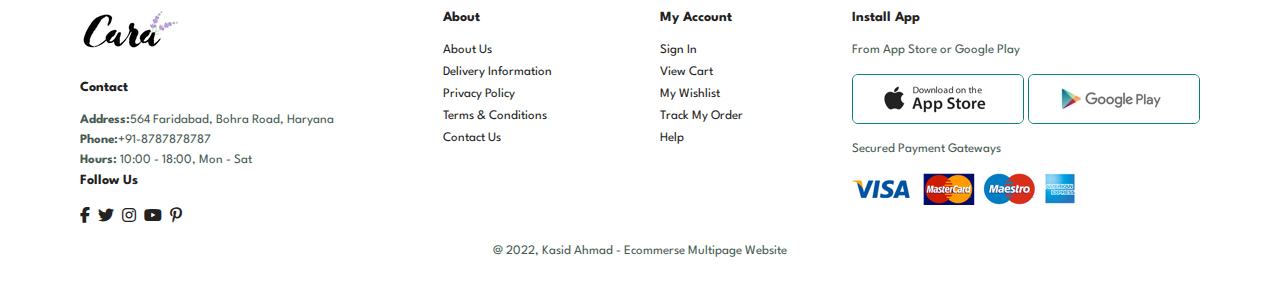
<file: sproduct.html>
<!DOCTYPE html>
<html lang="en">

<head>
    <meta charset="UTF-8">
    <meta http-equiv="X-UA-Compatible" content="IE=edge">
    <meta name="viewport" content="width=device-width, initial-scale=1.0">
    <title>Ecommerse Website</title>

    <!-- Font Awsome CDN -->
    <link rel="stylesheet" href="https://cdnjs.cloudflare.com/ajax/libs/font-awesome/6.1.2/css/all.min.css">

    <!-- CSSS STYLESHEET -->
    <link rel="stylesheet" href="styles.css">
</head>

<body>
    <!-- HEADER -->
    <section id="header">
        <a href="#"><img src="images/logo.png" class="logo" alt="logo"></a>

        <div>
            <ul id="navbar">
                <li><a href="index.html">Home</a></li>
                <li><a class="active" href="shop.html">Shop</a></li>
                <li><a href="blog.html">Blog</a></li>
                <li><a href="about.html">About</a></li>
                <li><a href="contact.html">Contact</a></li>
                <li id="lg-bag"><a href="cart.html"><i class="fa-solid fa-bag-shopping"></i></a></li>
                <a href="#" id="close"><i class="fa-solid fa-xmark"></i></a>
            </ul>
        </div>
        <div id="mobile">
            <a href="cart.html"><i class="fa-solid fa-bag-shopping"></i></a>
            <i id="bar" class="fas fa-outdent"></i>
        </div>
    </section>

    <!-- prodetails -->
    <section id="prodetails" class="section-p1">
        <div class="single-pro-image">
            <img src="images/products/f1.jpg" width="100%" id="MainImg" alt="">

            <div class="small-img-group">
                <div class="small-img-col">
                    <img src="images/products/f1.jpg" width="100%" class="small-img" alt="">
                </div>
                <div class="small-img-col">
                    <img src="images/products/f2.jpg" width="100%" class="small-img" alt="">
                </div>
                <div class="small-img-col">
                    <img src="images/products/f3.jpg" width="100%" class="small-img" alt="">
                </div>
                <div class="small-img-col">
                    <img src="images/products/f4.jpg" width="100%" class="small-img" alt="">
                </div>
            </div>
        </div>

        <div class="single-pro-details">
            <h6>Home / T-shirts</h6>
            <h4>Men's Fation T Shirt</h4>
            <h2>$139.00</h2>
            <select>
                <option>Select Size</option>
                <option>XL</option>
                <option>XXL</option>
                <option>Small</option>
                <option>Large</option>
            </select>
            <input type="number" value="1">
            <button class="normal">Add To Cart</button>
            <h4>Products Details</h4>
            <span>Formal shirt otherwise known as the dress shirt can be identified by its stiff collar, lustrous
                fabric, long tails and single or double cuffs. Although patterned versions are available, the most
                popular styles come in conservative colours such as white, blue or pink.</span>
        </div>
    </section>

    <section id="product1" class="section-p1">
        <h2>Featured Products</h2>
        <p>Summer Collections New Morden Design</p>
        <div class="pro-container">
            <div class="pro">
                <img src="images/products/n1.jpg" alt="product-img">
                <div class="des">
                    <span>ZARA</span>
                    <h5>Men Regular Fit Sky Blue Shirt</h5>
                    <div class="star">
                        <i class="fas fa-star"></i>
                        <i class="fas fa-star"></i>
                        <i class="fas fa-star"></i>
                        <i class="fas fa-star"></i>
                        <i class="fas fa-star"></i>
                    </div>
                    <h4>$99</h4>
                </div>
                <a href="#"><i class="fa-solid fa-cart-shopping cart"></i></a>
            </div>
            <div class="pro">
                <img src="images/products/n2.jpg" alt="product-img">
                <div class="des">
                    <span>USPA</span>
                    <h5>Men Regular Fit Grey Shirt</h5>
                    <div class="star">
                        <i class="fas fa-star"></i>
                        <i class="fas fa-star"></i>
                        <i class="fas fa-star"></i>
                        <i class="fas fa-star"></i>
                        <i class="fas fa-star"></i>
                    </div>
                    <h4>$84</h4>
                </div>
                <a href="#"><i class="fa-solid fa-cart-shopping cart"></i></a>
            </div>
            <div class="pro">
                <img src="images/products/n3.jpg" alt="product-img">
                <div class="des">
                    <span>MUFTI</span>
                    <h5>Men Slim Fit White Casual Shirt</h5>
                    <div class="star">
                        <i class="fas fa-star"></i>
                        <i class="fas fa-star"></i>
                        <i class="fas fa-star"></i>
                        <i class="fas fa-star"></i>
                        <i class="fas fa-star"></i>
                    </div>
                    <h4>$85</h4>
                </div>
                <a href="#"><i class="fa-solid fa-cart-shopping cart"></i></a>
            </div>

            <div class="pro">
                <img src="images/products/n8.jpg" alt="product-img">
                <div class="des">
                    <span>MUFTI </span>
                    <h5>Casual Men Regular Fit, Half Shirt Black </h5>
                    <div class="star">
                        <i class="fas fa-star"></i>
                        <i class="fas fa-star"></i>
                        <i class="fas fa-star"></i>
                        <i class="fas fa-star"></i>
                        <i class="fas fa-star"></i>
                    </div>
                    <h4>$87</h4>
                </div>
                <a href="#"><i class="fa-solid fa-cart-shopping cart"></i></a>
            </div>
        </div>
    </section>

    <!-- NEWSLETTER & FORM -->
    <section id="newsletter" class="section-p1 section-m1">
        <div class="newstext">
            <h4>Sign Up For Newsletter</h4>
            <p>Get E-mail updates about our latest shop and <span>special offers.</span></p>
        </div>
        <div class="form">
            <input type="text" placeholder="your email address">
            <button class="normal">Sign Up</button>
        </div>
    </section>

    <!-- FOOTER -->
    <footer class="section-p1">
        <div class="col">
            <img class="logo" src="images/logo.png" alt="logo">
            <h4>Contact</h4>
            <p><strong>Address:</strong>564 Faridabad, Bohra Road, Haryana</p>
            <p><strong>Phone:</strong>+91-8787878787</p>
            <p><strong>Hours:</strong> 10:00 - 18:00, Mon - Sat</p>
            <div class="follow">
                <h4>Follow Us</h4>
                <div class="icon">
                    <i class="fab fa-facebook-f"></i>
                    <i class="fab fa-twitter"></i>
                    <i class="fab fa-instagram"></i>
                    <i class="fab fa-youtube"></i>
                    <i class="fab fa-pinterest-p"></i>
                </div>
            </div>
        </div>

        <div class="col">
            <h4>About</h4>
            <a href="#">About Us</a>
            <a href="#">Delivery Information</a>
            <a href="#">Privacy Policy</a>
            <a href="#">Terms & Conditions</a>
            <a href="#">Contact Us</a>
        </div>

        <div class="col">
            <h4>My Account</h4>
            <a href="#">Sign In</a>
            <a href="#">View Cart</a>
            <a href="#">My Wishlist</a>
            <a href="#">Track My Order</a>
            <a href="#">Help</a>
        </div>

        <div class="col  install">
            <h4>Install App</h4>
            <p>From App Store or Google Play</p>
            <div class="row">
                <img src="images/pay/app.jpg" alt="app-img">
                <img src="images/pay/play.jpg" alt="play-img">
            </div>
            <p>Secured Payment Gateways </p>
            <img src="images/pay/pay.png" alt="pay-img">
        </div>

        <div class="copyright">
            <p>@ 2022, Kasid Ahmad - Ecommerse Multipage Website</p>
        </div>
    </footer>

    <script>
        var MainImg = document.getElementById("MainImg");
        var smallimg = document.getElementsByClassName("small-img");

        smallimg[0].onclick = function(){
            MainImg.src = smallimg[0].src;
        }
        smallimg[1].onclick = function(){
            MainImg.src = smallimg[1].src;
        }
        smallimg[2].onclick = function(){
            MainImg.src = smallimg[2].src;
        }
        smallimg[3].onclick = function(){
            MainImg.src = smallimg[3].src;
        } 

    </script>

    <script src="script.js"></script>
</body>

</html>
</file>
<file: styles.css>
@import url('https://fonts.googleapis.com/css2?family=League+Spartan:wght@100;200;300;400;500;600;700;800;900&display=swap');

* {
    margin: 0;
    padding: 0;
    box-sizing: border-box;
    font-family: 'League Spartan', sans-serif;
}

h1 {
    font-size: 50px;
    line-height: 64px;
    color: #222;
}

h2 {
    font-size: 46px;
    line-height: 54px;
    color: #222;
}

h4 {
    font-size: 20px;
    color: #222;
}

h6 {
    font-weight: 700;
    line-height: 12px;
}

p {
    font-size: 16px;
    color: #465b52;
    margin: 15px 0 20px 0;
}

.section-p1 {
    padding: 40px 80px;
}

.section-m1 {
    margin: 40px 0;
}

button.normal {
    font-size: 14px;
    font-weight: 600;
    padding: 15px 30px;
    color: #000;
    background-color: #fff;
    border-radius: 4px;
    cursor: pointer;
    border: none;
    outline: none;
    transition: 0.2s;
}

button.white {
    font-size: 13px;
    font-weight: 600;
    padding: 11px 18px;
    color: #fff;
    background-color: transparent;
    cursor: pointer;
    border: 1px solid #fff;
    outline: none;
    transition: 0.2s;
}

body {
    width: 100%;
}


/* Header Start */
#header {
    display: flex;
    align-items: center;
    justify-content: space-between;
    padding: 20px 80px;
    background: #E3E6F3;
    box-shadow: 0 5px 15px rgba(0, 0, 0, 0.06);
    z-index: 999;
    position: sticky;
    top: 0;
    left: 0;
}

#navbar {
    display: flex;
    align-items: center;
    justify-content: center;
}

#navbar li {
    list-style: none;
    padding: 0 20px;
    position: relative;
}

#navbar li a {
    text-decoration: none;
    font-size: 16px;
    font-weight: 600;
    color: #1a1a1a;
    transition: 0.3s ease;
}

#navbar li a:hover,
#navbar li a:active {
    color: #088178;
}

#navbar li a:active::after,
#navbar li a:hover::after {
    content: "";
    width: 30px;
    height: 2px;
    background: #088178;
    position: absolute;
    bottom: -4px;
    left: 20px;
}

#mobile {
    display: none;
    align-items: center;
}

#close {
    display: none;
}

/* Home Page */
#hero {
    background-image: url(images/hero4.png);
    height: 90vh;
    width: 100%;
    background-size: cover;
    background-position: top 25% right 0;
    padding: 0 80px;
    display: flex;
    flex-direction: column;
    align-items: flex-start;
    justify-content: center;
}

#hero h4 {
    padding-bottom: 15px;
}

#hero h1 {
    color: #088178;
}

#hero button {
    background-image: url(images/button.png);
    background-color: transparent;
    color: #088178;
    border: 0;
    padding: 14px 80px 14px 65px;
    background-repeat: no-repeat;
    cursor: pointer;
    font-weight: 700;
    font-size: 15px
}

#feature {
    display: flex;
    align-items: center;
    justify-content: space-between;
    flex-wrap: wrap;
}

#feature .fe-box {
    width: 180px;
    text-align: center;
    padding: 25px 15px;
    box-shadow: 5px 5px 24px rgba(0, 0, 0, 0.2);
    border: 1px solid #cce7d0;
    border-radius: 4px;
    margin: 15px 0;
}

#feature .fe-box:hover {
    box-shadow: 10px 10px 54px rgba(70, 62, 221, 0.1);
}

#feature .fe-box img {
    width: 100%;
    margin-bottom: 10px;
}

#feature .fe-box h6 {
    display: inline-block;
    padding: 9px 8px 6px 8px;
    line-height: 1;
    border-radius: 4px;
    color: #088178;
    background-color: #fddde4;
}

#feature .fe-box:nth-child(2) h6 {
    background-color: #cdebbc;
}

#feature .fe-box:nth-child(3) h6 {
    background-color: #d1e8f3;
}

#feature .fe-box:nth-child(4) h6 {
    background-color: #cdd4f8;
}

#feature .fe-box:nth-child(5) h6 {
    background-color: #f6dbf6;
}

#feature .fe-box:nth-child(6) h6 {
    background-color: #fff2e5;
}

#product1 {
    text-align: center;
}

#product1 .pro-container {
    display: flex;
    justify-content: space-between;
    padding-top: 20px;
    flex-wrap: wrap;
}

#product1 .pro {
    width: 23%;
    min-width: 250px;
    padding: 10px 12px;
    border: 1px solid #cce7d0;
    border-radius: 25px;
    cursor: pointer;
    box-shadow: 20px 20px 30px rgba(0, 0, 0, 0.02);
    margin: 15px 0;
    transition: 0.2s ease;
    position: relative;
}

#product1 .pro:hover {
    box-shadow: 20px 20px 30px rgba(0, 0, 0, 0.06);

}

#product1 .pro img {
    width: 100%;
    border-radius: 20px;
}

#product1 .pro .des {
    text-align: start;
    padding: 10px 0;
}

#product1 .pro .des span {
    color: #606063;
    font-size: 12px;
}

#product1 .pro .des h5 {
    padding-top: 7px;
    color: #1a1a1a;
    font-size: 14px;
}

#product1 .pro .des i {
    font-size: 12px;
    color: rgb(243, 181, 25);
}

#product1 .pro .des h4 {
    padding-top: 7px;
    font-size: 15px;
    font-weight: 700;
    color: #088178;
}

#product1 .pro .cart {
    width: 40px;
    height: 40px;
    line-height: 40px;
    border-radius: 50px;
    background-color: #e8f6ea;
    color: #088178;
    border: 1px solid #cce7d0;
    position: absolute;
    bottom: 20px;
    right: 10px;
}

#banner {
    display: flex;
    flex-direction: column;
    justify-content: center;
    align-items: center;
    text-align: center;
    background-image: url("images/banner/b2.jpg");
    width: 100%;
    height: 40vh;
    background-size: cover;
    background-position: center;
}

#banner h4 {
    color: #fff;
    font-size: 16px;
}

#banner h2 {
    color: #fff;
    font-size: 30px;
    padding: 10px 0;
}

#banner h2 span {
    color: #ef3636;
}

#banner button:hover {
    background: #088178;
    color: #fff;
}

#sm-banner {
    display: flex;
    justify-content: space-between;
    flex-wrap: wrap;
}

#sm-banner .banner-box {
    display: flex;
    flex-direction: column;
    justify-content: center;
    align-items: flex-start;
    background-image: url("images/banner/b17.jpg");
    min-width: 580px;
    height: 50vh;
    background-size: cover;
    background-position: center;
    padding: 30px;
}

#sm-banner .banner-box2 {
    background-image: url("images/banner/b10.jpg");

}

#sm-banner h4 {
    color: #fff;
    font-size: 20px;
    font-weight: 300;
}

#sm-banner h2 {
    color: #fff;
    font-size: 28px;
    font-weight: 800;
}

#sm-banner span {
    color: #fff;
    font-size: 14px;
    font-weight: 500;
    padding-bottom: 15px;
}

#sm-banner .banner-box:hover button {
    background-color: #088178;
    border: 1px solid #088178;
}

#banner3 {
    display: flex;
    justify-content: space-between;
    flex-wrap: wrap;
    padding: 0 80px;
}

#banner3 .banner-box {
    display: flex;
    flex-direction: column;
    justify-content: center;
    align-items: flex-start;
    background-image: url("images/banner/b7.jpg");
    min-width: 30%;
    height: 30vh;
    background-size: cover;
    background-position: center;
    padding: 20px;
    margin-bottom: 20px;
}

#banner3 .banner-box2 {
    background-image: url("images/banner/b4.jpg");
}

#banner3 .banner-box3 {
    background-image: url("images/banner/b18.jpg");
}

#banner3 h2 {
    color: #fff;
    font-weight: 900;
    font-size: 22px;
}

#banner3 h3 {
    color: #ec544e;
    font-weight: 800;
    font-size: 15px;
}

#newsletter {
    display: flex;
    justify-content: space-between;
    flex-wrap: wrap;
    align-items: center;
    background-image: url(images/banner/b14.png);
    background-repeat: no-repeat;
    background-position: 20% 30%;
    background-color: #041e42;
}

#newsletter h4 {
    font-size: 22px;
    font-weight: 700;
    color: #fff;
}

#newsletter p {
    font-size: 14px;
    font-weight: 600;
    color: #818ea0;
}

#newsletter p span {
    color: #ffbd27;
}

#newsletter .form {
    display: flex;
    width: 40%;
}

#newsletter input {
    height: 3.125rem;
    padding: 0 1.25em;
    font-size: 14px;
    width: 100%;
    border: 1px solid transparent;
    border-radius: 4px;
    outline: none;
    border-top-right-radius: 0;
    border-bottom-right-radius: 0;

}

#newsletter button {
    background-color: #088178;
    color: #fff;
    white-space: nowrap;
    border-top-left-radius: 0;
    border-bottom-left-radius: 0;
}

footer {
    display: flex;
    flex-wrap: wrap;
    justify-content: space-between;
}

footer .col {
    display: flex;
    flex-direction: column;
    align-items: flex-start;
    margin-bottom: 20px;
}

footer .logo {
    margin-bottom: 30px;
}

footer h4 {
    font-size: 14px;
    padding-bottom: 20px;
}

footer p {
    font-size: 13px;
    margin: 0 0 8px 0;
}

footer a {
    font-size: 13px;
    text-decoration: none;
    color: #222;
    margin-bottom: 10px;
}

footer .follow i {
    color: #222;
    padding-right: 4px;
    cursor: pointer;
}

footer .install .row img {
    border: 1px solid #088178;
    border-radius: 6px;
}

footer .install img {
    margin: 10px 0 15px 0;
}

footer .follow i:hover,
footer a:hover {
    color: #088178;
}

footer .copyright {
    width: 100%;
    text-align: center;
}


/* Shop Page */
#page-header {
    background-image: url(images/banner/b1.jpg);
    width: 100%;
    height: 40vh;
    background-size: cover;
    display: flex;
    justify-content: center;
    text-align: center;
    flex-direction: column;
    padding: 14px;
}

#page-header h2,
#page-header p {
    color: #fff;
}

#pagination {
    text-align: center;
}

#pagination a {
    text-decoration: none;
    background-color: #088178;
    padding: 15px 20px;
    border-radius: 4px;
    color: #fff;
    font-weight: 600;
}

#pagination a i {
    font-size: 16px;
    font-weight: 600;
}



/* Single Product */


#prodetails {
    display: flex;
    margin-top: 20px;
}

#prodetails .single-pro-image {
    width: 40%;
    margin-right: 50px;
}

.small-img-group {
    display: flex;
    justify-content: space-between;
}

.small-img-col {
    flex-basis: 24%;
    cursor: pointer;
}

#prodetails .single-pro-details {
    width: 50%;
    padding-top: 30px;
}

#prodetails .single-pro-details h2 {
    font-size: 26px;
}

#prodetails .single-pro-details h4 {
    padding: 40px 0 20px 0;
}

#prodetails .single-pro-details h6 {
    font-size: 13px;
}

#prodetails .single-pro-details select {
    display: block;
    padding: 5px 10px;
    margin-bottom: 10px;
}

#prodetails .single-pro-details input {
    width: 50px;
    height: 47px;
    padding-left: 10px;
    font-size: 16px;
    margin-right: 10px;
}

#prodetails .single-pro-details input:focus {
    outline: none;
}

#prodetails .single-pro-details button {
    background: #088178;
    color: #fff;
}

#prodetails .single-pro-details span {
    line-height: 25px;
}


/* Blog Page */
#page-header.blog-header {
    background-image: url(images/banner/b19.jpg);
}

#blog {
    padding: 150px 150px 0 150px;
}

#blog .blog-box {
    display: flex;
    align-items: center;
    width: 100%;
    position: relative;
    padding-bottom: 90px;
}

#blog .blog-img {
    width: 50%;
    margin-right: 40px;
}

#blog img {
    width: 100%;
    height: 300px;
    object-fit: cover;
}

#blog .blog-details {
    width: 50%;
}

#blog .blog-details a {
    text-decoration: none;
    font-size: 11px;
    color: #000;
    font-weight: 700;
    position: relative;
    transition: 0.3s;
}

#blog .blog-details a::after {
    content: "";
    width: 50px;
    height: 1px;
    background-color: #000;
    position: absolute;
    top: 4px;
    right: -60px;
}

#blog .blog-details a:hover {
    color: #088178;
}

#blog .blog-details a:hover::after {
    background-color: #088178;
}

#blog .blog-box h1 {
    position: absolute;
    top: -40px;
    left: 0;
    font-size: 70px;
    font-weight: 700;
    color: #c9cbce;
    z-index: -9;
}


/* About Page */
#page-header.about-header {
    background-image: url(images/about/banner.png);
}

#about-head {
    display: flex;
    align-items: center;
}

#about-head img {
    width: 50%;
    height: auto;
}

#about-head div {
    padding-left: 40px;
}

#about-app {
    text-align: center;
}

#about-app .video {
    width: 70%;
    height: 100%;
    margin: 30px auto 0 auto;
}

#about-app .video video {
    width: 70%;
    height: 100%;
    border-radius: 20px;
}

/* Contact Page */
#contact-details {
    display: flex;
    align-items: center;
    justify-content: space-between;
}

#contact-details .details {
    width: 40%;
}

#contact-details .details span,
#form-details form span {
    font-size: 12px;
}

#contact-details .details h2,
#form-details form h2 {
    font-size: 26px;
    line-height: 35px;
    padding: 20px 0;
}

#contact-details .details h3 {
    font-size: 16px;
    padding-bottom: 15px;
}

#contact-details .details li {
    list-style: none;
    display: flex;
    padding: 10px 0;
}

#contact-details .details li i {
    font-size: 14px;
    padding-right: 22px;
}

#contact-details .details li p {
    margin: 0;
    font-size: 14px;
}

#contact-details .map {
    width: 55%;
    height: 400px;
}

#contact-details .map iframe {
    width: 100%;
    height: 100%;
}

#form-details {
    display: flex;
    justify-content: space-between;
    margin: 30px;
    padding: 80px;
    border: 1px solid #e1e1e1;
}

#form-details form {
    width: 65%;
    display: flex;
    flex-direction: column;
    align-items: flex-start;
}

#form-details form input,
#form-details form textarea {
    width: 100%;
    padding: 12px 15px;
    outline: none;
    margin-bottom: 20px;
    border: 1px solid #e1e1e1;
}

#form-details form button {
    background-color: #088178;
    color: #fff;
}

#form-details .people div {
    padding-bottom: 25px;
    display: flex;
    align-items: flex-start;

}

#form-details .people div img {
    width: 65px;
    height: 65px;
    object-fit: cover;
    margin-right: 15px;
}

#form-details .people div p {
    margin: 0;
    font-size: 13px;
    line-height: 25px;
}

#form-details .people div p  span{
    display: block;
    font-size: 16px;
    font-weight: 600;
    color: #000;
}



/* Cart Page */

#cart {
overflow-x: auto;
}

#cart  table {
    width: 100%;
    border-collapse: collapse;
    table-layout:fixed ;
    white-space: nowrap;
}

#cart table img {
    width: 70px ;
}

#cart table td:nth-child(1){
    width: 100px;
    text-align: center;
}
#cart table td:nth-child(2){
    width: 150px;
    text-align: center;
}
#cart table td:nth-child(3){
    width: 250px;
    text-align: center;
}
#cart table td:nth-child(4),
#cart table td:nth-child(5),
#cart table td:nth-child(6){
    width: 150px;
    text-align: center;
}

#cart table td:nth-child(5) input{
    width: 70px;
    padding: 10px 5px 10px 15px;
}

#cart table thead {
    border: 1px solid #e2e9e1;
    border-left: none;
    border-right: none;
}

#cart table thead td {
    font-weight: 700;
    text-transform: uppercase;
    font-size: 13px;
    padding: 18px 0;
}

#cart table tbody tr td {
    padding-top: 15px;
}

#cart table thead td {
    font-size: 13px;
}

#cart-add{
    display: flex;
    flex-wrap: wrap;
    justify-content: space-between;
}

#coupon {
    width: 50%;
    margin-bottom:30px ;
}

#coupon h3,
#subtotal h3 {
    padding: 15px;
}

#coupon input {
    padding: 10px 20px;
    outline: none;
    width: 60%;
    margin-right: 10px;
    border: 1px solid #e2e9e1;
}

#coupon button,
#subtotal button {
    background-color: #088178;
    color: #fff;
    padding: 12px 20px;
}

#subtotal {
    width: 50%;
    margin-bottom: 30px;
    border: 1px solid #e2e9e1;
    padding: 30px;
}

#subtotal table {
    border-collapse: collapse;
    width: 100%;
    margin-bottom: 20px;
}

#subtotal table td {
    width: 50%;
    border: 1px solid #e2e9e1;
    padding: 10px;
    font-size: 13px;
}


/* Start Media Query */
@media (max-width:799px) {

    .section-p1 {
        padding: 40px 40px;
    }

    #navbar {
        display: flex;
        flex-direction: column;
        align-items: flex-start;
        justify-content: flex-start;
        position: fixed;
        top: 0;
        right: -300px;
        height: 100vh;
        width: 300px;
        background-color: #E3E6F3;
        box-shadow: 0 40px 60px rgba(0, 0, 0, 0.01);
        padding: 80px 0 0 10px;
        transition: 0.3s;
    }

    #navbar.active {
        right: 0px;
    }

    #navbar li {
        margin-bottom: 25px;
    }

    #mobile {
        display: flex;
        align-items: center;
    }

    #mobile i {
        color: #1a1a1a;
        font-size: 24px;
        padding-left: 20px;
    }

    #close {
        display: initial;
        position: absolute;
        top: 30px;
        left: 30px;
        color: #222;
        font-size: 24px;
    }

    #lg-bag {
        display: none;
    }

    #hero {
        height: 90vh;
        padding: 0 80px;
        background-position: top 30% right 30%;
    }

    #feature {
        justify-content: center;
    }

    #feature .fe-box {
        margin: 15px 15px;
    }

    #product1 .pro-container {
        justify-content: center;
    }

    #product1 .pro {
        margin: 15px 15px;
    }

    #banner {
        height: 20vh;
    }

    #sm-banner .banner-box {
        min-width: 100%;
        height: 30vh;
    }

    #banner3 {
        padding: 0 40px;
    }

    #banner3 .banner-box {
        width: 28%;
    }

    #newsletter .form {
        width: 60%;
    }

    /* contact page */

    #form-details {
        padding: 40px;
    }

    #form-details form {
        width: 50%;
    }
}



@media (max-width: 477px) {

    .section-p1 {
        padding: 20px;
    }

    #header {
        padding: 10px 30px;
    }

    h1 {
        font-size: 38px;
    }

    h2 {
        font-size: 32px;
    }

    #hero {
        padding: 0 20px;
        background-position: 58%;
    }

    #feature {
        justify-content: space-between;
    }

    #feature .fe-box {
        width: 155px;
        margin: 0 0 15px 0;
    }

    #product1 .pro {
        width: 100%;
    }

    #banner {
        height: 40vh;
    }

    #sm-banner .banner-box {
        height: 40vh;
    }

    #sm-banner .banner-box2 {
        margin-top: 20px;
    }

    #banner3 {
        padding: 0 20px;
    }

    #banner3 .banner-box {
        width: 100%;
    }

    #newsletter {
        padding: 40px 20px;
    }

    #newsletter .form {
        width: 100%;
    }

    footer .copyright {
        text-align: center;
    }

    /* Single Product */
    #prodetails {
        display: flex;
        flex-direction: column;
    }

    #prodetails .single-pro-image {
        width: 100%;
        margin-right: 0px;
    }

    #prodetails .single-pro-details {
        width: 100%;
    }

    /* Blog Page */
    #blog {
        padding: 100px 20px 0 20px;
    }

    #blog .blog-box {
        display: flex;
        flex-direction: column;
        align-items: flex-start;

    }

    #blog .blog-img {
        width: 100%;
        margin-right: 0px;
        margin-bottom: 30px;
    }

    #blog .blog-details {
        width: 100%;
    }

    /* about page */

    #about-head {
        flex-direction: column;
    }

    #about-head img {
        width: 100%;
        margin-bottom: 20px;
    }

    #about-head div {
        padding-left: 0px;
    }

    #about-app .video {
        width: 100%;
    }

/* contact page */
#contact-details {
    flex-direction: column;
}
#contact-details .details {
    width: 100%;
    margin-bottom: 30px;
}
#contact-details .map {
    width: 100%;
}
#form-details {
    margin: 10px;
    padding: 30px 10px;
    flex-wrap: wrap;
}
#form-details form {
    width: 100%;
    margin-bottom: 30px;
}
/* cart page */
#cart-add {
    flex-direction: column;
}
#coupon {
    width: 100%;
}
#subtotal {
    width: 100%;
    padding: 20px;
}

}
</file>
